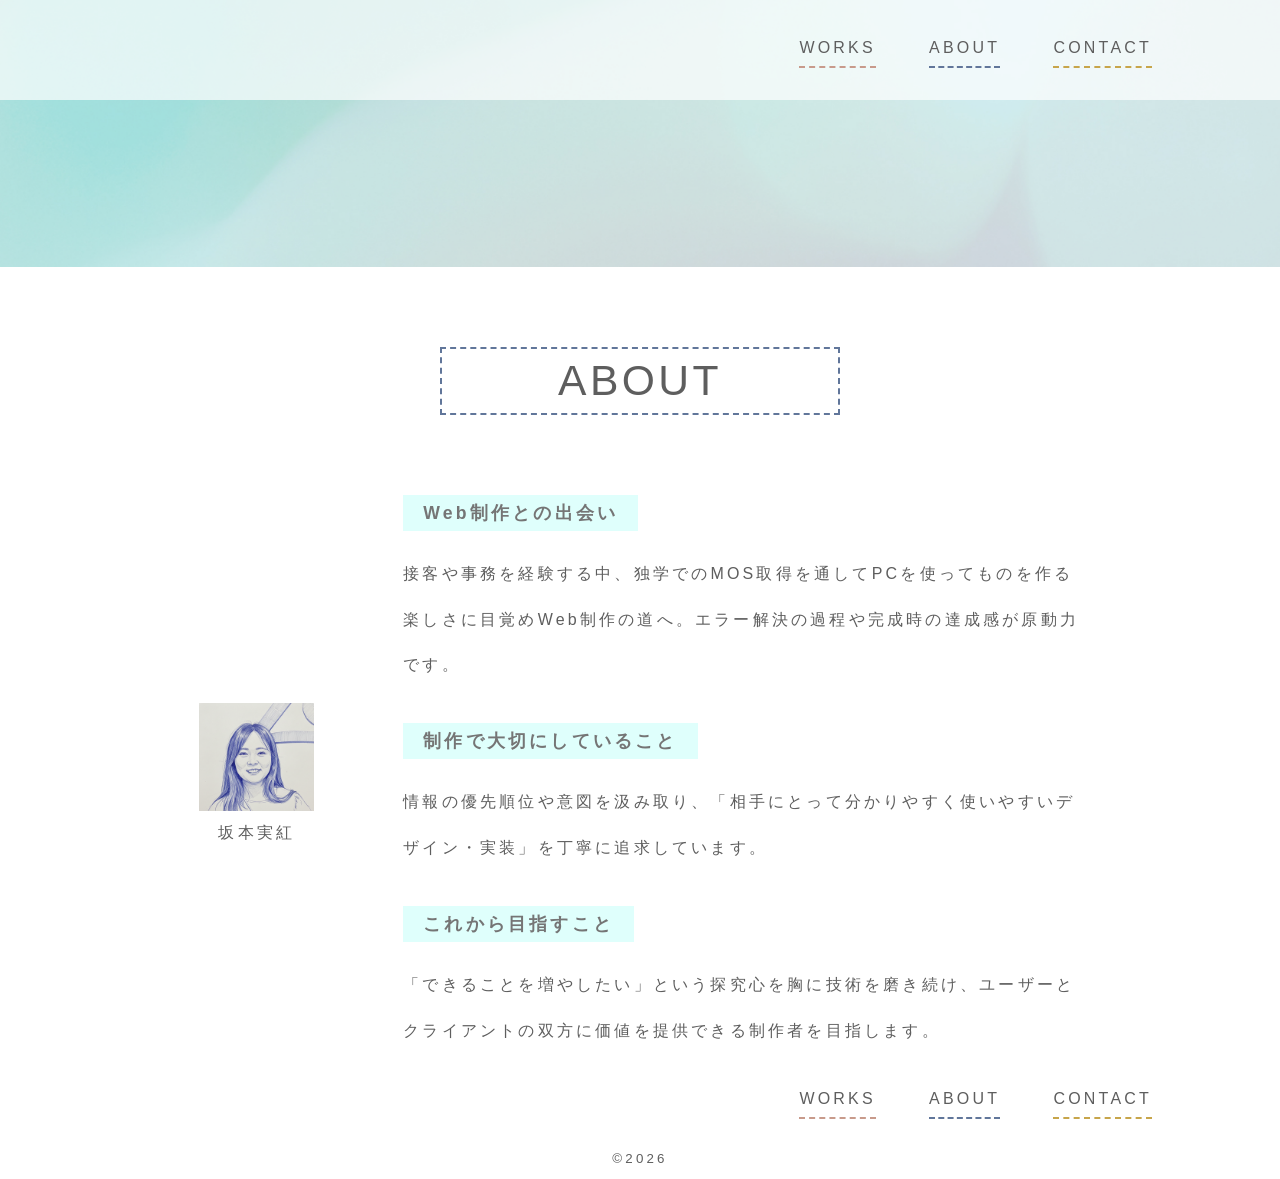
<file: about/about-detail.html>
<!DOCTYPE html>
<html lang="ja">
<head>
    <!-- 1. 文字コード指定（一番上に書くのが鉄則） -->  
    <meta charset="UTF-8">
    <!-- 2. レスポンシブ（スマホ表示）の設定（必須！） -->
    <meta name="viewport" content="width=device-width, initial-scale=1.0">
    <!-- 3. ページタイトルと説明文（SEO対策） -->
    <title>PORTFOLIO</title>
    <meta name="description" content="ポートフォリオサイトです。">
    <!-- 4. ファビコン（アイコン）設定 -->
    <link rel="icon" href="../images/favicon.ico">
    
    <!-- Googlefont読み込み -->
    <link rel="preconnect" href="https://fonts.googleapis.com">
    <link rel="preconnect" href="https://fonts.gstatic.com" crossorigin>
    <link href="https://fonts.googleapis.com/css2?family=Noto+Sans+JP:wght@100..900&display=swap" rel="stylesheet">
    <!-- Googlefont読み込み終わり -->

    <!-- リセットcss -->
    <!-- <link rel="stylesheet" href="https://cdnjs.cloudflare.com/ajax/libs/normalize/8.0.1/normalize.min.css"> -->
    <link rel="stylesheet" href="../css/style.css">
</head>

<body>
    <header class="header">
        <div class="frame-inner">
            <nav class="global-nav">
                <ul class="global-nav__list">
                    <li class="global-nav__item"><a href="../index.html#works" class="global-nav__link global-nav__link--red">WORKS</a></li>
                    <li class="global-nav__item"><a href="../index.html#about" class="global-nav__link global-nav__link--blue">ABOUT</a></li>
                    <li class="global-nav__item"><a href="../index.html#contact " class="global-nav__link global-nav__link--yellow">CONTACT</a></li>
                </ul>
            </nav>
        </div>
    </header>

    <main class="about-detail">
    <img class="section__divider" src="../images//Slice 1.jpg" alt="">
        <section class="section about-section" id="about">
            <h2 class="section__title section__title--blue">ABOUT</h2>
            <div class="about-wrapper">
                <div class="about-section__img-box">
                    <img class="about-section__image"   src="../images/Profile.png" alt="">
                    <p class="jp-name">坂本実紅</p>
                </div>
                <div class="about-section__box">
                    <div class="about-section__box">
                    <div class="about-section__inner">
                        <h3 class="about-wrapper__title section__subtitle">Web制作との出会い</h3>
                        <p class="about-wrapper__text">
                            接客や事務を経験する中、独学でのMOS取得を通してPCを使ってものを作る楽しさに目覚めWeb制作の道へ。エラー解決の過程や完成時の達成感が原動力です。
                            <!-- 異業種で接客・事務・清掃などの仕事を経験する中で、「正確な実務遂行」と「状況に応じた柔軟な対応」を大切にしてきました。<br>
                            当初はPC操作にも不慣れでしたが、独学でMOS Excelを取得する中で、パソコンを使ってものづくりをする楽しさに触れ、Web制作に興味を持ちました。<br>
                            Web制作を始めた当初は、少しずつサイトが形になっていく過程が楽しく、コツコツと作り込むことにやりがいを感じました。<br>
                            エラーを一つずつ解決しながら思い描いた形へ近づけていく過程にも面白さを感じ、完成したときの達成感が、Web制作を好きになった理由の一つです。 -->
                        </p>
                    </div>
                    <div class="about-section__inner">
                        <h3 class="about-wrapper__title section__subtitle">制作で大切にしていること</h3>
                        <p class="about-wrapper__text">
                            情報の優先順位や意図を汲み取り、「相手にとって分かりやすく使いやすいデザイン・実装」を丁寧に追求しています。
                            <!-- 制作を続ける中で、「相手にとって分かりやすく、使いやすいものを作ること」を大切にするようになりました。<br>
                            デザインの意図を理解し、情報の優先順位や使いやすさを意識しながら、一つひとつ丁寧に制作することを心掛けています。 -->
                        </p>
                    </div>
                    <div class="about-section__inner">
                        <h3 class="about-wrapper__title section__subtitle">これから目指すこと</h3>
                        <p class="about-wrapper__text">
                            「できることを増やしたい」という探究心を胸に技術を磨き続け、ユーザーとクライアントの双方に価値を提供できる制作者を目指します。
                            <!-- 「もっとできることを増やしたい」という思いを原動力に、新しい技術やより良い制作方法を学び続けています。<br>
                            今後も、一つひとつの制作に丁寧に向き合い、技術だけでなく、お客様やユーザーにとって価値のあるWebサイトを提供できる制作者を目指しています。 -->
                        </p>
                    </div>
                    
                </div>

                </div>
            </div>
        </section>
    </main>

    <footer class="footer works-footer">
            <div class="frame-inner">
                <nav class="global-nav">
                    <ul class="global-nav__list">
                    <li class="global-nav__item"><a href="../index.html#works" class="global-nav__link global-nav__link--red">WORKS</a></li>
                    <li class="global-nav__item"><a href="../index.html#about" class="global-nav__link global-nav__link--blue">ABOUT</a></li>
                    <li class="global-nav__item"><a href="../index.html#contact" class="global-nav__link global-nav__link--yellow">CONTACT</a></li>
                </ul>
                </nav>
            </div>
            <small>&copy;2026</small>
    </footer>
</body>
</html>
</file>
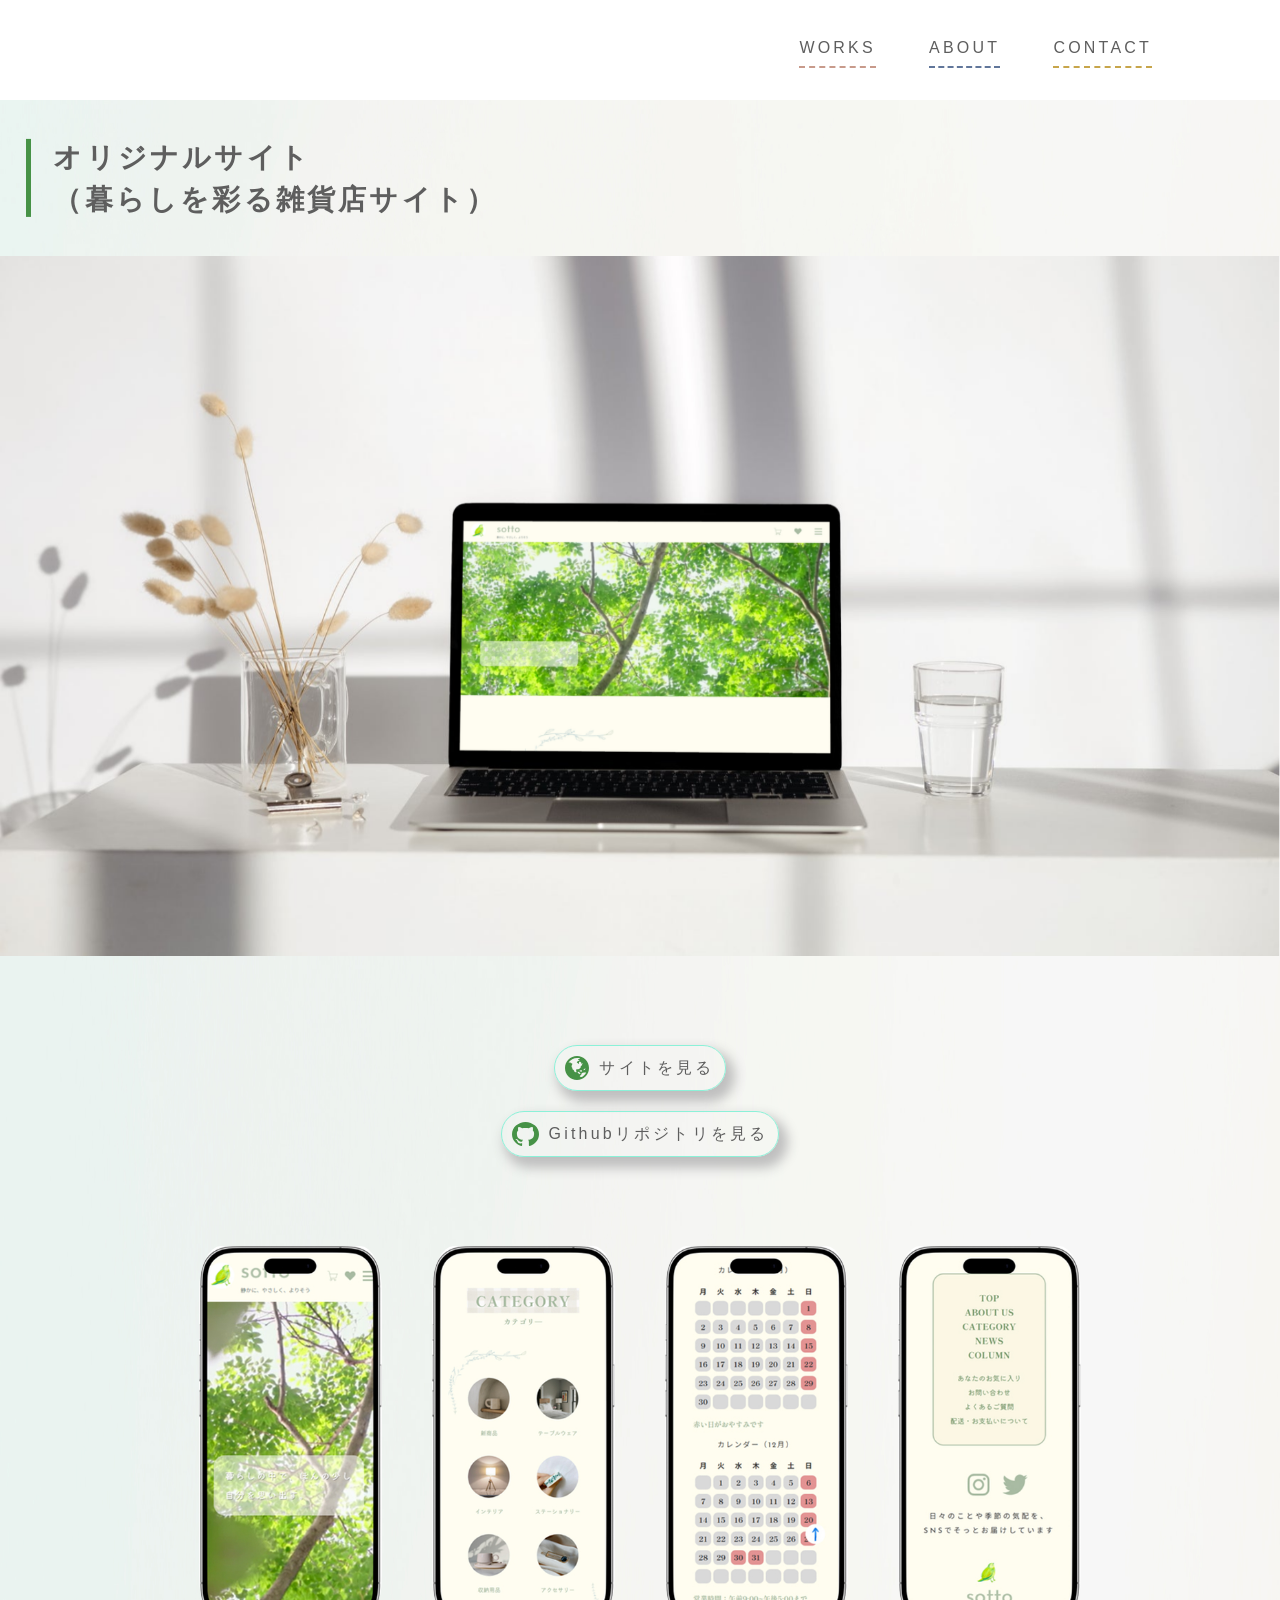
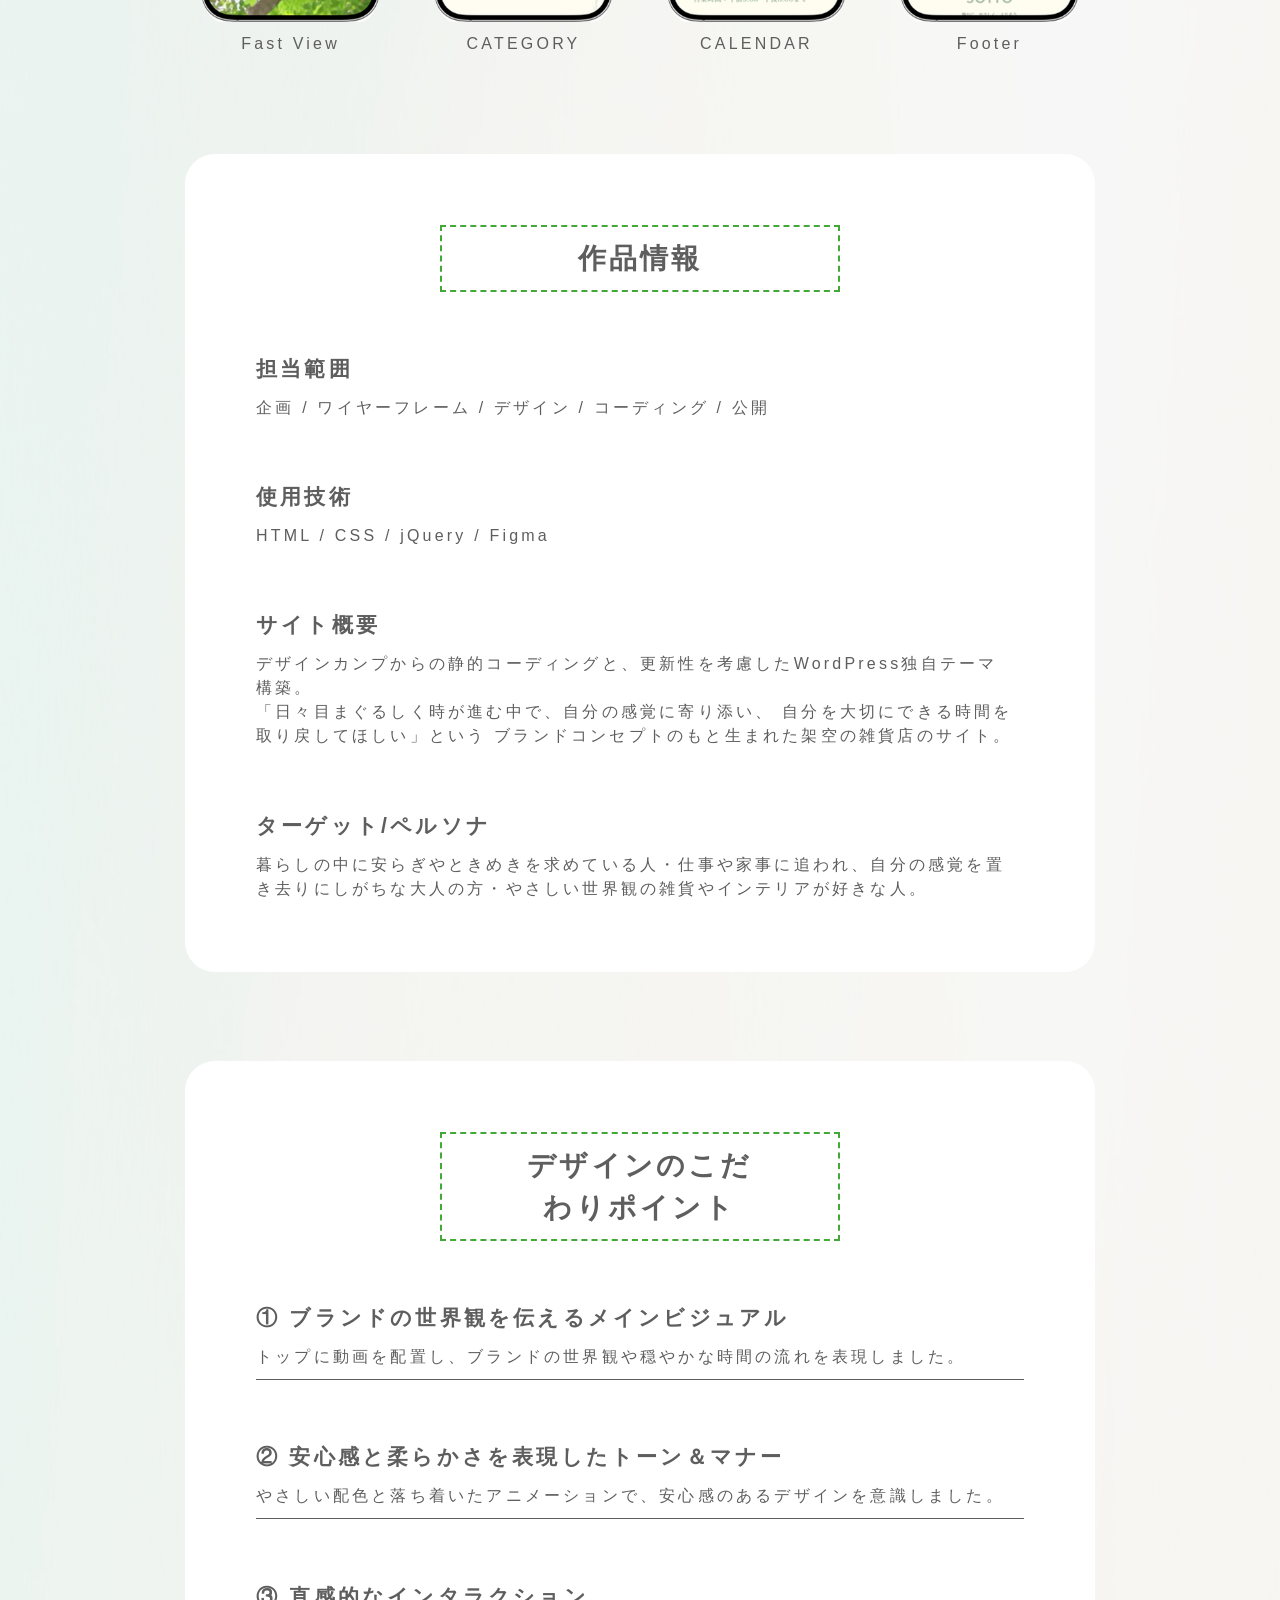
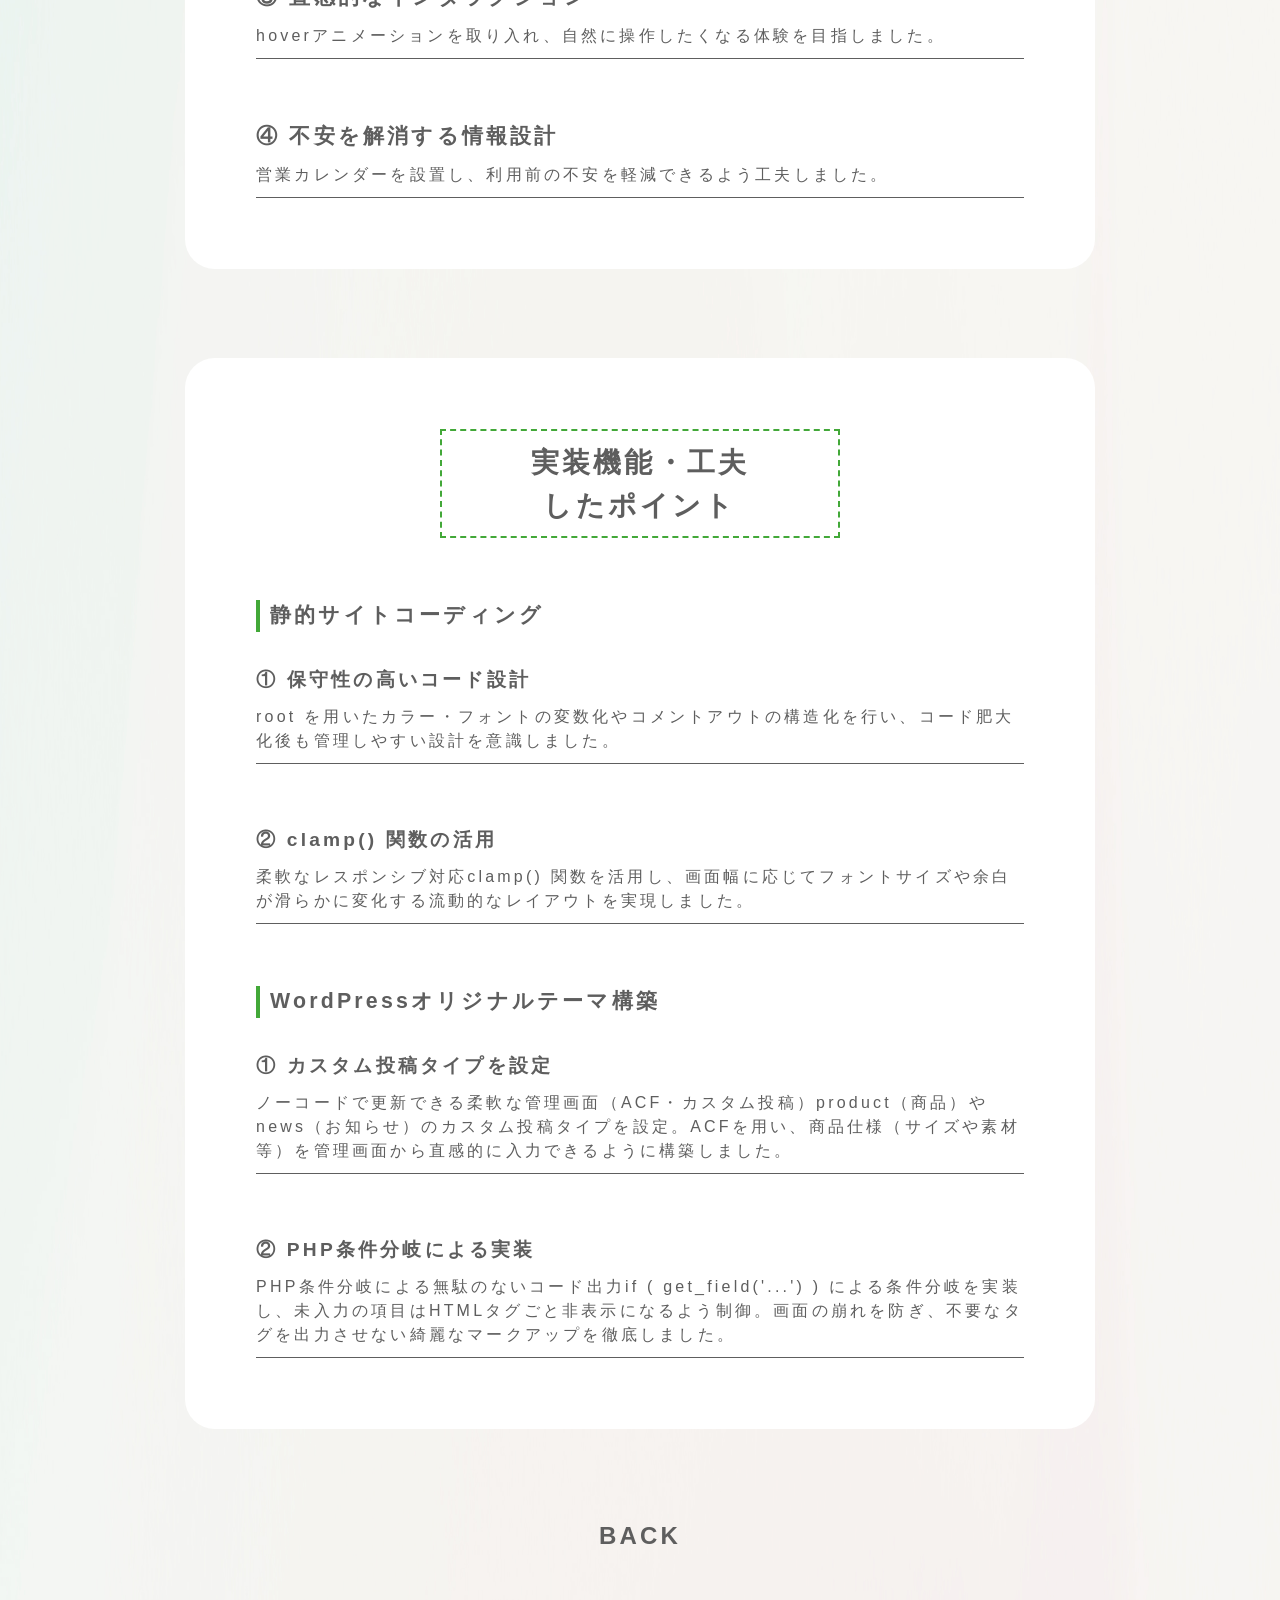
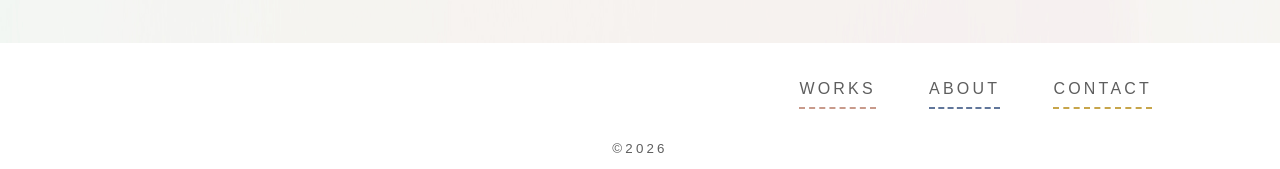
<file: works/work-detail-01.html>
<!DOCTYPE html>
<html lang="ja">
<head>
    <!-- 1. 文字コード指定（一番上に書くのが鉄則） -->  
    <meta charset="UTF-8">
    <!-- 2. レスポンシブ（スマホ表示）の設定（必須！） -->
    <meta name="viewport" content="width=device-width, initial-scale=1.0">
    <!-- 3. ページタイトルと説明文（SEO対策） -->
    <title>PORTFOLIO</title>
    <meta name="description" content="ポートフォリオサイトです。">
    <!-- 4. ファビコン（アイコン）設定 -->
    <link rel="icon" href="../images/favicon.ico">
    
    <!-- Googlefont読み込み -->
    <link rel="preconnect" href="https://fonts.googleapis.com">
    <link rel="preconnect" href="https://fonts.gstatic.com" crossorigin>
    <link href="https://fonts.googleapis.com/css2?family=Noto+Sans+JP:wght@100..900&display=swap" rel="stylesheet">
    <!-- Googlefont読み込み終わり -->

    <!-- リセットcss -->
    <!-- <link rel="stylesheet" href="https://cdnjs.cloudflare.com/ajax/libs/normalize/8.0.1/normalize.min.css"> -->
    <link rel="stylesheet" href="../css/style.css">
</head>

<body>
    
    <header class="header">
        <div class="frame-inner">
            <nav class="global-nav">
                <ul class="global-nav__list">
                    <li class="global-nav__item"><a href="../index.html#works" class="global-nav__link global-nav__link--red">WORKS</a></li>
                    <li class="global-nav__item"><a href="../index.html#about" class="global-nav__link global-nav__link--blue">ABOUT</a></li>
                    <li class="global-nav__item"><a href="../index.html#contact" class="global-nav__link global-nav__link--yellow">CONTACT</a></li>
                </ul>
            </nav>
        </div>
    </header>

    <main>
        <div class="works-hero" >
            <h1 class="works-hero__title">オリジナルサイト<br>（暮らしを彩る雑貨店サイト）</h1>
            <div class="work-hero__imagebox">
                <img class="works-hero__image" src="../images/detailー01.png"  alt="">
            </div>
        </div>

        <div class="works-detail-bg">
            <div class="works-links wrapper">
                <a href="https://ss1.xrea.com/sotto2026.s341.xrea.com" class="works-links__btn">
                    <img src="../images/browser-icon.svg" alt="" class="works-links__icon">
                    <span class="works-links__text">サイトを見る</span>
                </a>
                <a href="https://github.com/sparkseed-web/original-lifestyle_shop-wp.git" class="works-links__btn">
                    <img src="../images/githuv-icon.svg" alt="" class="works-links__icon">
                    <span class="works-links__text">Githubリポジトリを見る</span>
                </a>
            </div>

            <div class="sp-views section ">
                <div class="sp-views__item">
                    <img src="../images/sp-views01.jpg" alt="" class="sp-views__img">
                    <span class="sp-views__text">Fast View</span>
                </div>
                <div class="sp-views__item">
                    <img src="../images/sp-views02.jpg" alt="" class="sp-views__img">
                    <span class="sp-views__text">CATEGORY</span>
                </div>
                <div class="sp-views__item">
                    <img src="../images/sp-views03.jpg" alt="" class="sp-views__img">
                    <span class="sp-views__text">CALENDAR</span>
                </div>
                <div class="sp-views__item">
                    <img src="../images/sp-views04.jpg" alt="" class="sp-views__img">
                    <span class="sp-views__text">Footer</span>
                </div>
            </div>

                <div class="works-info works-section">
                    <div class="works-detail__wrapper">
                        <h2 class="works__title ">作品情報</h2>

                        <div class="works-wrapper__box">
                            <div class="works-wrapper__inner">
                                <h3 class="works-wrapper__sub-title">担当範囲</h3>
                                <p class="works-wrapper__text">企画 / ワイヤーフレーム / デザイン / コーディング /  公開 </p>
                            </div>
                        </div>
                        <div class="works-wrapper__box">
                            <div class="works-wrapper__inner">
                                <h3 class="works-wrapper__sub-title">使用技術</h3>
                                <p class="works-wrapper__text">HTML / CSS / jQuery / Figma </p>
                            </div>
                        </div>
                        <div class="works-wrapper__box">
                            <div class="works-wrapper__inner">
                                <h3 class="works-wrapper__sub-title">サイト概要</h3>
                                <p class="works-wrapper__text">デザインカンプからの静的コーディングと、更新性を考慮したWordPress独自テーマ構築。<br>
                                                                「日々目まぐるしく時が進む中で、自分の感覚に寄り添い、
                                                                    自分を大切にできる時間を取り戻してほしい」という
                                                                    ブランドコンセプトのもと生まれた架空の雑貨店のサイト。</p>
                            </div>
                        </div>
                        <div class="works-wrapper__box">
                            <div class="works-wrapper__inner">
                                <h3 class="works-wrapper__sub-title">ターゲット/ペルソナ</h3>
                                <p class="works-wrapper__text">暮らしの中に安らぎやときめきを求めている人・仕事や家事に追われ、自分の感覚を置き去りにしがちな大人の方・やさしい世界観の雑貨やインテリアが好きな人。</p>
                            </div>
                        </div>
                    </div>
                </div>

                <div class="works-points works-section">
                    <div class="works-detail__wrapper">
                        <h2 class="works__title">デザインのこだわりポイント</h2>
                        <ul class="works-points__lists">
                            <li class="works-points__item">
                                <h3 class="works-wrapper__sub-title">① ブランドの世界観を伝えるメインビジュアル</h3>
                                <p class="works-points__text">トップに動画を配置し、ブランドの世界観や穏やかな時間の流れを表現しました。</p>
                            </li>
                            <li class="works-points__item">
                                <h3 class="works-wrapper__sub-title">② 安心感と柔らかさを表現したトーン＆マナー</h3>
                                <p class="works-points__text">やさしい配色と落ち着いたアニメーションで、安心感のあるデザインを意識しました。</p>
                            </li>
                            <li class="works-points__item">
                                <h3 class="works-wrapper__sub-title">③ 直感的なインタラクション</h3>
                                <p class="works-points__text">hoverアニメーションを取り入れ、自然に操作したくなる体験を目指しました。</p>
                            </li>
                            <li class="works-points__item">
                                <h3 class="works-wrapper__sub-title">④ 不安を解消する情報設計</h3>
                                <p class="works-points__text">営業カレンダーを設置し、利用前の不安を軽減できるよう工夫しました。</p>
                            </li>
                        </ul>
                    </div>
                </div>

                <div class="works-about works-section">
                    <div class="works-detail__wrapper">
                        <h2 class="works__title">実装機能・工夫したポイント</h2>
                        <div class="works-wrapper__box">
                            <div class="works-wrapper__inner">
                                <h3 class="works-wrapper__sub-title works-wrapper__sub-title--accent">静的サイトコーディング</h3>
                                <ul class="works-points__lists">
                                    <li class="works-points__item">
                                        <h4 class="works-wrapper__item-title">① 保守性の高いコード設計</h4>
                                        <p class="works-points__text">root を用いたカラー・フォントの変数化やコメントアウトの構造化を行い、コード肥大化後も管理しやすい設計を意識しました。</p>
                                    </li>
                                    <li class="works-points__item">
                                        <h4 class="works-wrapper__item-title">② clamp() 関数の活用</h4>
                                        <p class="works-points__text">柔軟なレスポンシブ対応clamp() 関数を活用し、画面幅に応じてフォントサイズや余白が滑らかに変化する流動的なレイアウトを実現しました。</p>
                                    </li>
                                </ul>
                            </div>
                        </div>
                        <div class="works-wrapper__box">
                            <div class="works-wrapper__inner">
                                <h3 class="works-wrapper__sub-title works-wrapper__sub-title--accent">WordPressオリジナルテーマ構築</h3>
                                <ul class="works-points__lists">
                                    <li class="works-points__item">
                                        <h4 class="works-wrapper__item-title">① カスタム投稿タイプを設定</h4>
                                        <p class="works-points__text">ノーコードで更新できる柔軟な管理画面（ACF・カスタム投稿）product（商品）や news（お知らせ）のカスタム投稿タイプを設定。ACFを用い、商品仕様（サイズや素材等）を管理画面から直感的に入力できるように構築しました。</p>
                                    </li>
                                    <li class="works-points__item">
                                        <h4 class="works-wrapper__item-title">② PHP条件分岐による実装</h4>
                                        <p class="works-points__text">PHP条件分岐による無駄のないコード出力if ( get_field('...') ) による条件分岐を実装し、未入力の項目はHTMLタグごと非表示になるよう制御。画面の崩れを防ぎ、不要なタグを出力させない綺麗なマークアップを徹底しました。</p>
                                    </li>
                                </ul>
                        </div>
                    </div>
                </div>

            <a href="../index.html#works" class="back-link">BACK</a>
        </div>
        
    </main>

    <footer class="footer works-footer">
        <div class="frame-inner">
            <nav class="global-nav">
                <ul class="global-nav__list">
                    <li class="global-nav__item"><a href="../index.html#wouks" class="global-nav__link global-nav__link--red">WORKS</a></li>
                    <li class="global-nav__item"><a href="../index.html#about" class="global-nav__link global-nav__link--blue">ABOUT</a></li>
                    <li class="global-nav__item"><a href="../index.html#contact" class="global-nav__link global-nav__link--yellow">CONTACT</a></li>
                </ul>
            </nav>
        </div>
        <small>&copy;2026</small>
    </footer>
</body>
</html>
</file>
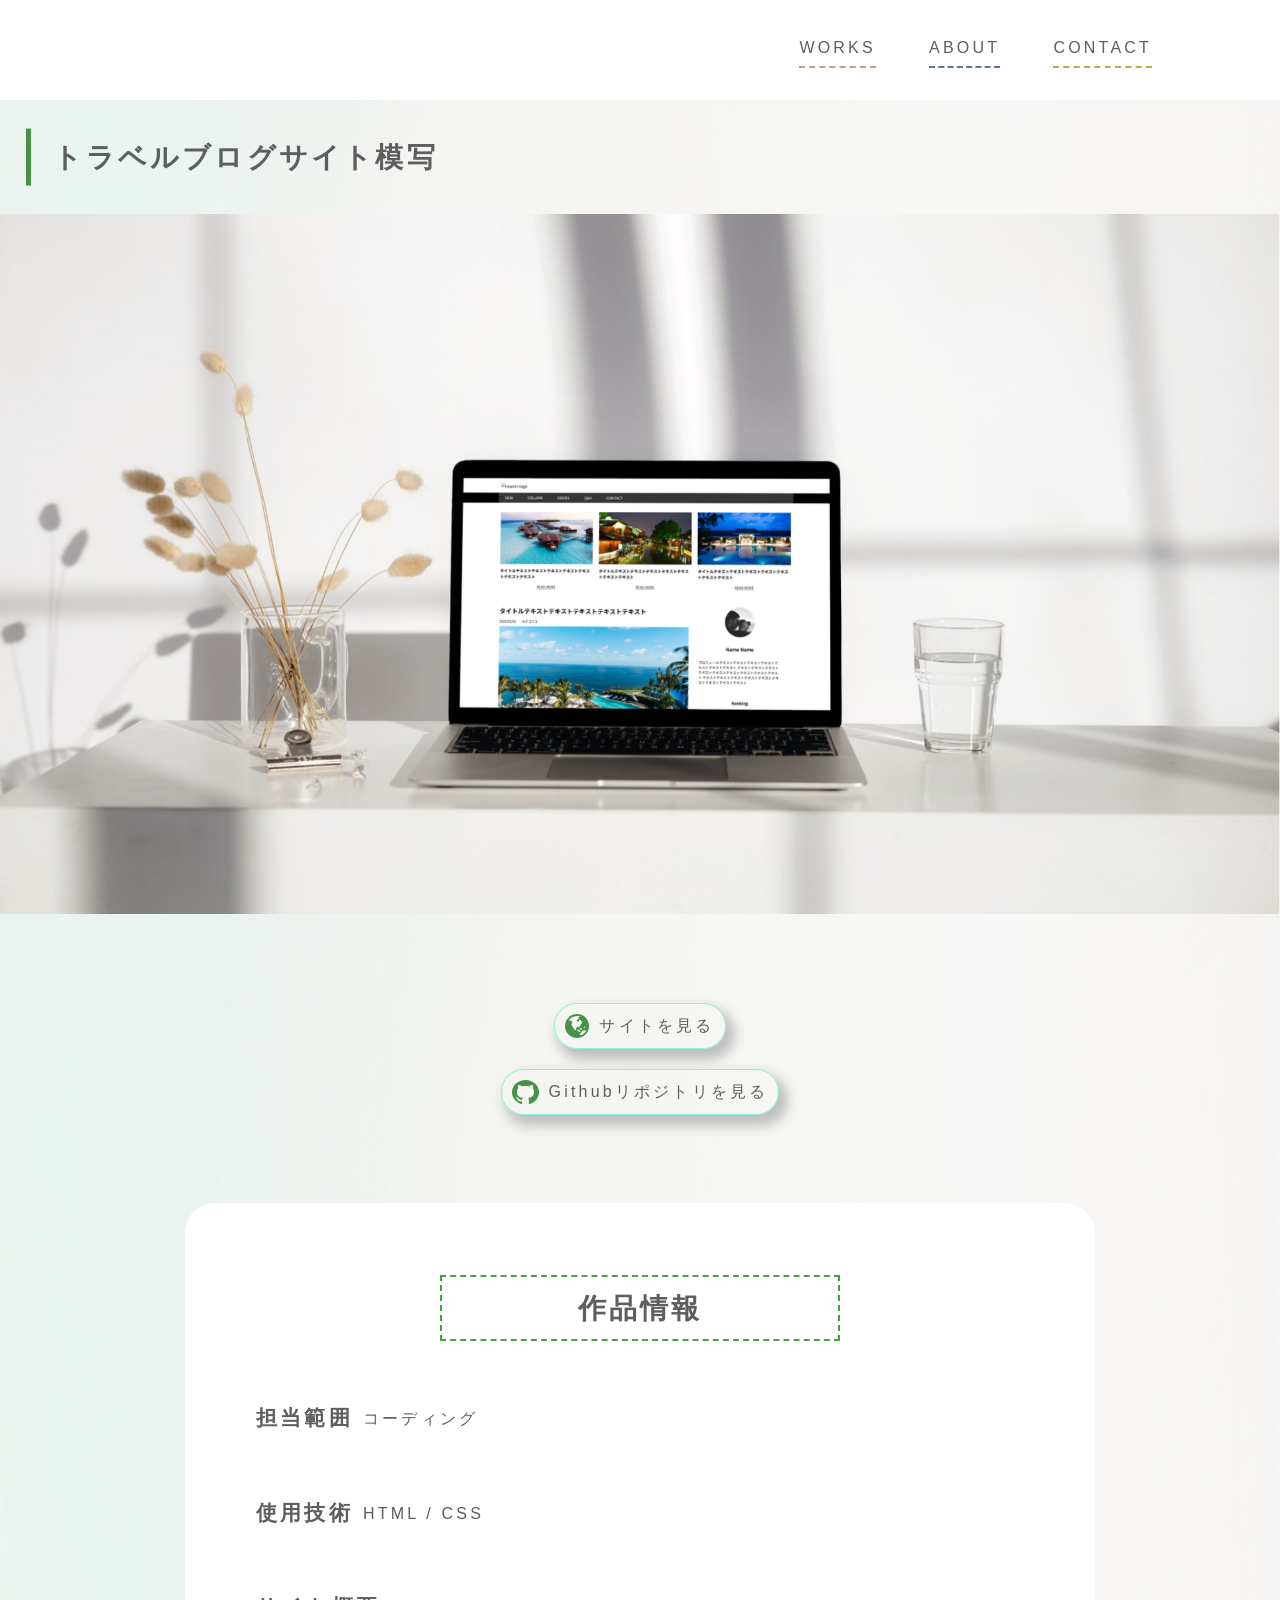
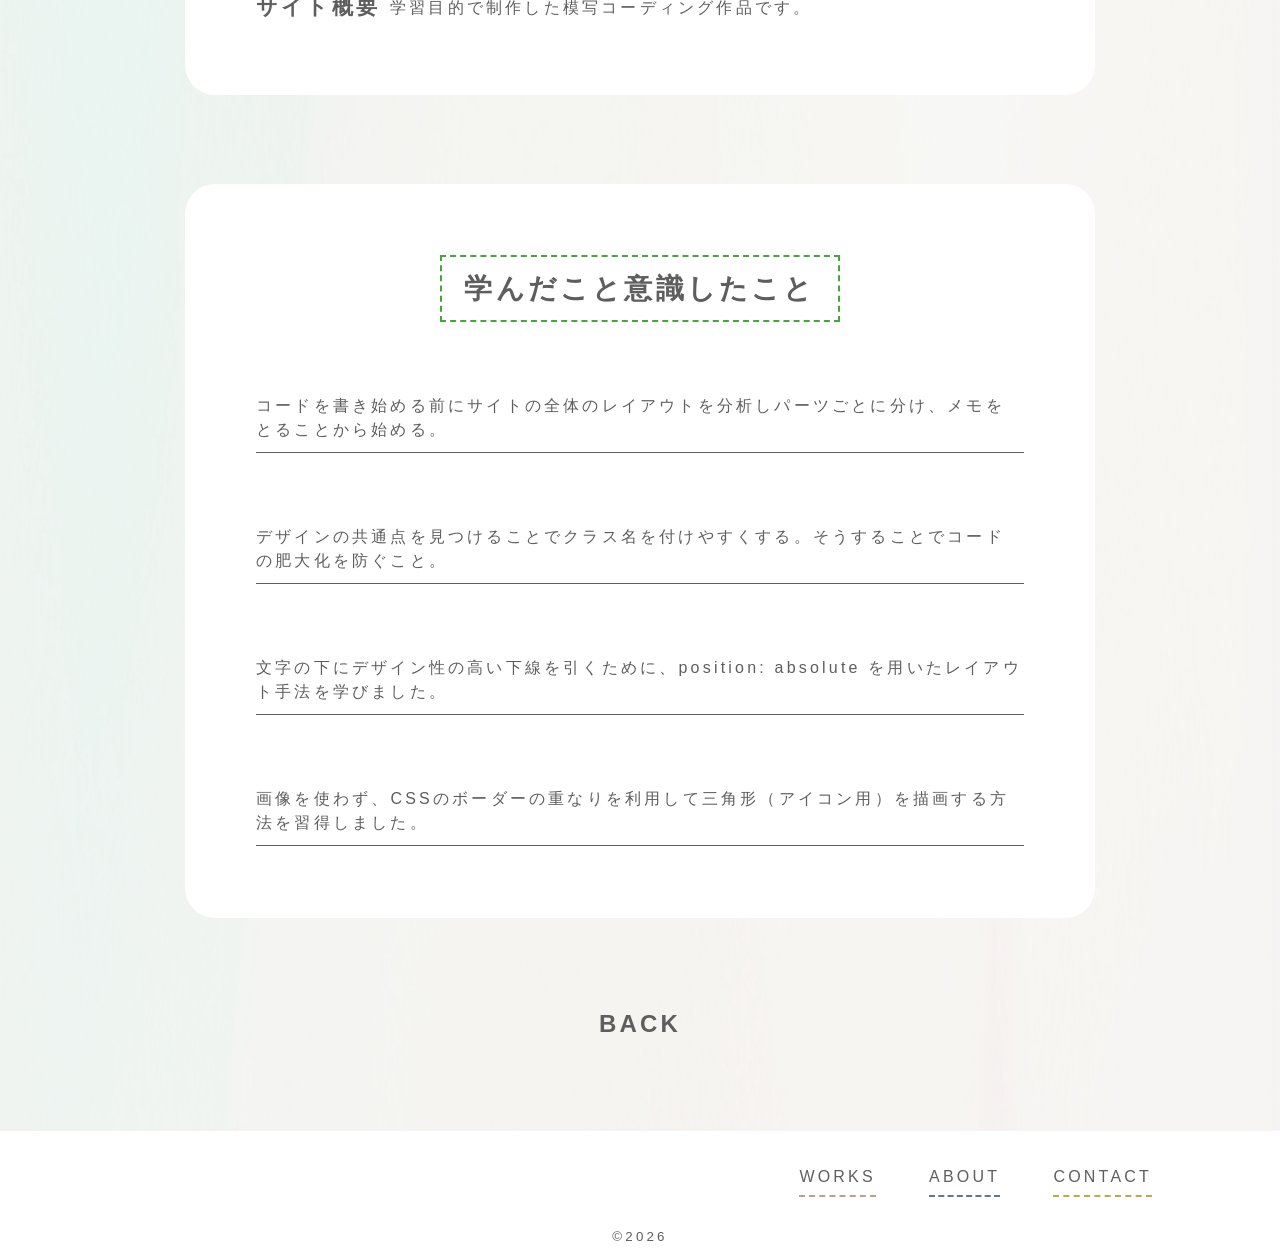
<file: works/work-detail-03.html>
<!DOCTYPE html>
<html lang="ja">
<head>
    <!-- 1. 文字コード指定（一番上に書くのが鉄則） -->  
    <meta charset="UTF-8">
    <!-- 2. レスポンシブ（スマホ表示）の設定（必須！） -->
    <meta name="viewport" content="width=device-width, initial-scale=1.0">
    <!-- 3. ページタイトルと説明文（SEO対策） -->
    <title>PORTFOLIO</title>
    <meta name="description" content="ポートフォリオサイトです。">
    <!-- 4. ファビコン（アイコン）設定 -->
    <link rel="icon" href="../images/favicon.ico">
    
    <!-- Googlefont読み込み -->
    <link rel="preconnect" href="https://fonts.googleapis.com">
    <link rel="preconnect" href="https://fonts.gstatic.com" crossorigin>
    <link href="https://fonts.googleapis.com/css2?family=Noto+Sans+JP:wght@100..900&display=swap" rel="stylesheet">
    <!-- Googlefont読み込み終わり -->

    <!-- リセットcss -->
    <!-- <link rel="stylesheet" href="https://cdnjs.cloudflare.com/ajax/libs/normalize/8.0.1/normalize.min.css"> -->
    <link rel="stylesheet" href="../css/style.css">
</head>

<body>
    
    <header class="header">
        <div class="frame-inner">
            <nav class="global-nav">
                <ul class="global-nav__list">
                    <li class="global-nav__item"><a href="../index.html#works" class="global-nav__link global-nav__link--red">WORKS</a></li>
                    <li class="global-nav__item"><a href="../index.html#about" class="global-nav__link global-nav__link--blue">ABOUT</a></li>
                    <li class="global-nav__item"><a href="../index.html#contact" class="global-nav__link global-nav__link--yellow">CONTACT</a></li>
                </ul>
            </nav>
        </div>
    </header>

    <main>
        <div class="works-hero" >
            <h1 class="works-hero__title">トラベルブログサイト模写</h1>
            <img class="works-hero__image" src="../images/detailー02.png"  alt="">
        </div>

        <div class="works-detail-bg">
            <div class="works-links wrapper">
                <a href="https://sparkseed-web.github.io/mock-Travel-Blog/" class="works-links__btn">
                    <img src="../images/browser-icon.svg" alt="" class="works-links__icon">
                    <span class="works-links__text">サイトを見る</span>
                </a>
                <a href="https://github.com/sparkseed-web/mock-Travel-Blog.git" class="works-links__btn">
                    <img src="../images/githuv-icon.svg" alt="" class="works-links__icon">
                    <span class="works-links__text">Githubリポジトリを見る</span>
                </a>
            </div>

            <!-- <div class="sp-views section ">
                <div class="sp-views__item">
                    <img src="../images/sp-views01.jpg" alt="" class="sp-views__img">
                    <span class="sp-views__text">Fast View</span>
                </div>
                <div class="sp-views__item">
                    <img src="../images/sp-views02.jpg" alt="" class="sp-views__img">
                    <span class="sp-views__text">CATEGORY</span>
                </div>
                <div class="sp-views__item">
                    <img src="../images/sp-views03.jpg" alt="" class="sp-views__img">
                    <span class="sp-views__text">CALENDAR</span>
                </div>
                <div class="sp-views__item">
                    <img src="../images/sp-views04.jpg" alt="" class="sp-views__img">
                    <span class="sp-views__text">Footer</span>
                </div>
            </div> -->

                <div class="works-info works-section">
                    <div class="works-detail__wrapper">
                        <h2 class="works__title">   作品情報</h2>

                        <div class="works-wrapper__box">
                            <div class="works-wrapper__inner mockup__inner">
                                <h3 class="works-wrapper__sub-title">担当範囲</h3>
                                <p class="works-wrapper__text">コーディング</p>
                            </div>
                        </div>
                        <div class="works-wrapper__box">
                            <div class="works-wrapper__inner mockup__inner">
                                <h3 class="works-wrapper__sub-title">使用技術</h3>
                                <p class="works-wrapper__text">HTML / CSS  </p>
                            </div>
                        </div>
                        <div class="works-wrapper__box">
                            <div class="works-wrapper__inner mockup__inner">
                                <h3 class="works-wrapper__sub-title">サイト概要</h3>
                                <p class="works-wrapper__text">学習目的で制作した模写コーディング作品です。</p>
                            </div>
                        </div>
                                
                    </div>
                </div>

                <div class="works-points works-section">
                    <div class="works-detail__wrapper">
                        <h2 class="works__title">学んだこと意識したこと</h2>
                        <ul class="works-points__lists">
                            <li class="works-points__item">
                                <h3 class="works-wrapper__sub-title"></h3>
                                <p class="works-points__text">コードを書き始める前にサイトの全体のレイアウトを分析しパーツごとに分け、メモをとることから始める。</p>
                            </li>
                            <li class="works-points__item">
                                <h3 class="works-wrapper__sub-title"></h3>
                                <p class="works-points__text">デザインの共通点を見つけることでクラス名を付けやすくする。そうすることでコードの肥大化を防ぐこと。</p>
                            </li>
                            <li class="works-points__item">
                                <h3 class="works-wrapper__sub-title"></h3>
                                <p class="works-points__text">文字の下にデザイン性の高い下線を引くために、position: absolute を用いたレイアウト手法を学びました。</p>
                            </li>
                            <li class="works-points__item">
                                <h3 class="works-wrapper__sub-title"></h3>
                                <p class="works-points__text">画像を使わず、CSSのボーダーの重なりを利用して三角形（アイコン用）を描画する方法を習得しました。</p>
                            </li>
                        </ul>
                    </div>
                </div>
            <a href="../index.html#works" class="back-link">BACK</a>
        </div>
        
    </main>

    <footer class="footer works-footer">
        <div class="frame-inner">
            <nav class="global-nav">
                <ul class="global-nav__list">
                    <li class="global-nav__item"><a href="../index.html#wouks" class="global-nav__link global-nav__link--red">WORKS</a></li>
                    <li class="global-nav__item"><a href="../index.html#about" class="global-nav__link global-nav__link--blue">ABOUT</a></li>
                    <li class="global-nav__item"><a href="../index.html#contact" class="global-nav__link global-nav__link--yellow">CONTACT</a></li>
                </ul>
            </nav>
        </div>
        <small>&copy;2026</small>
    </footer>
</body>
</html>
</file>
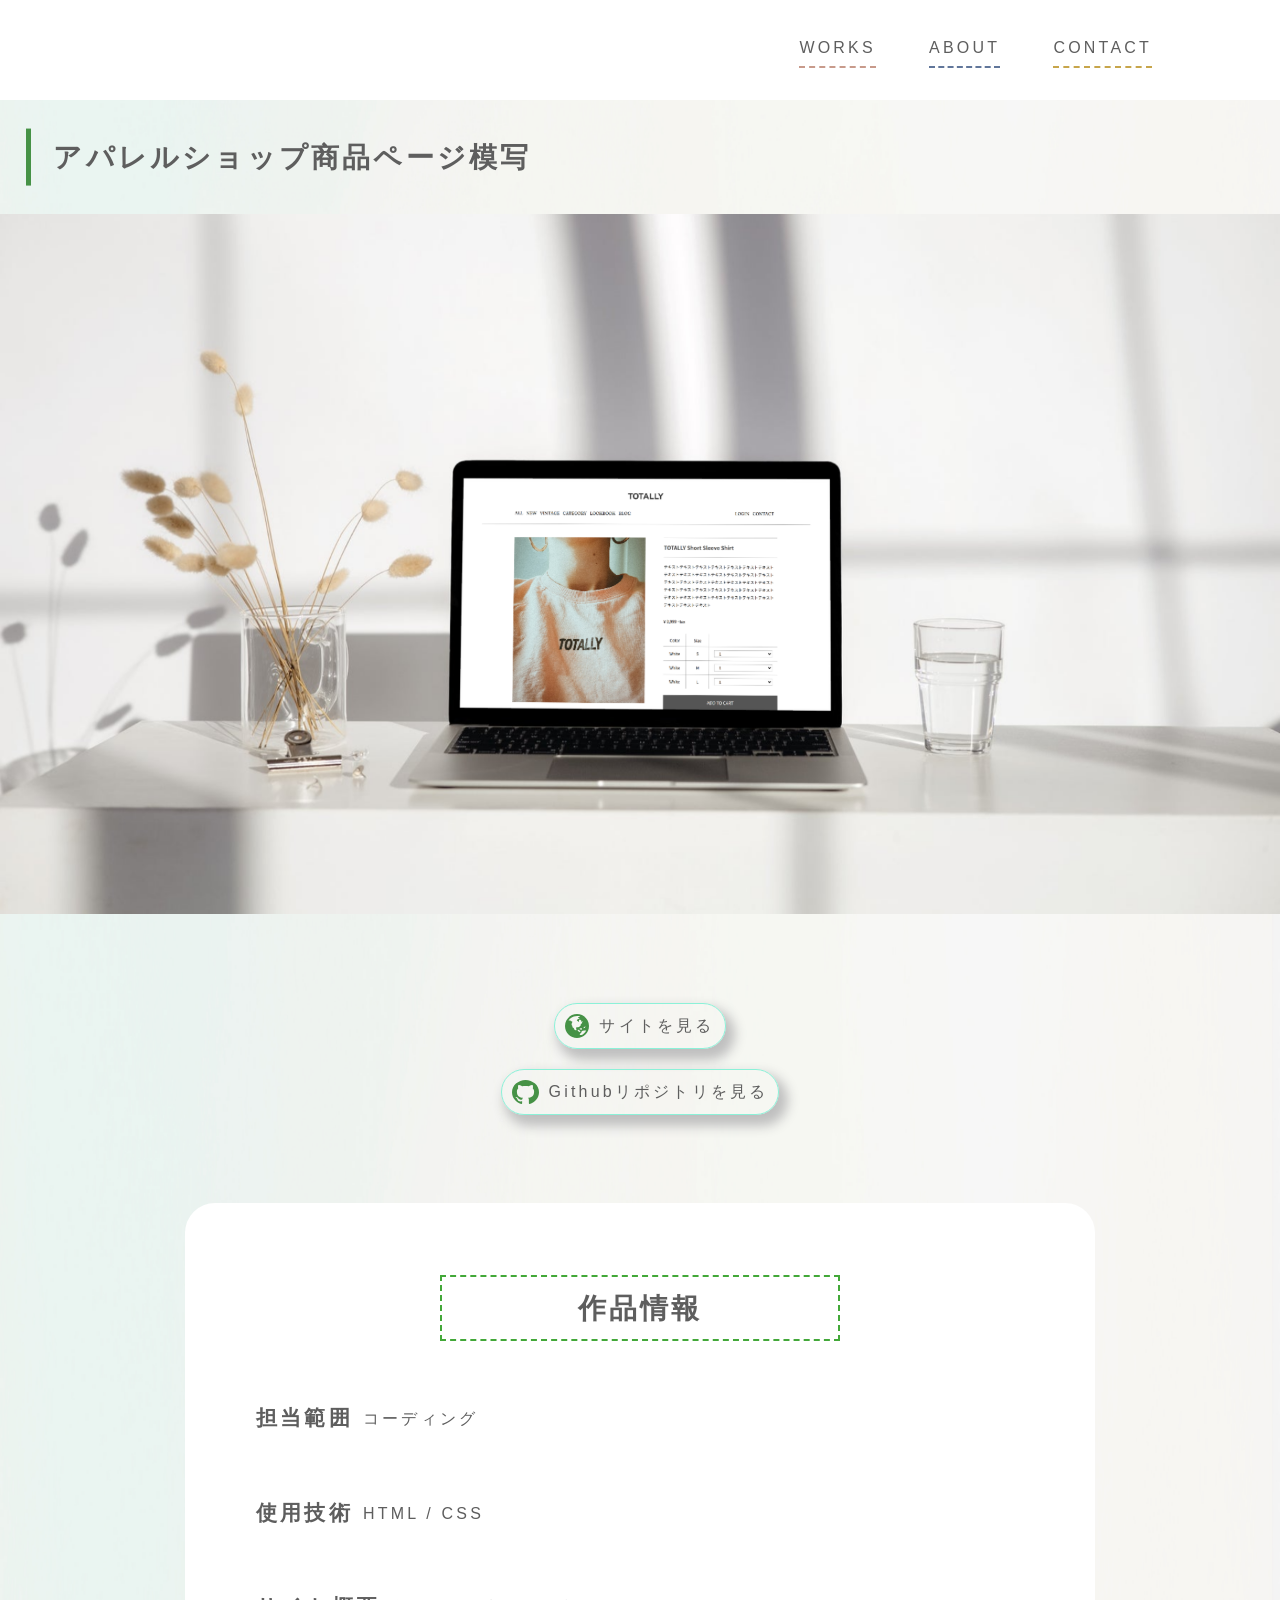
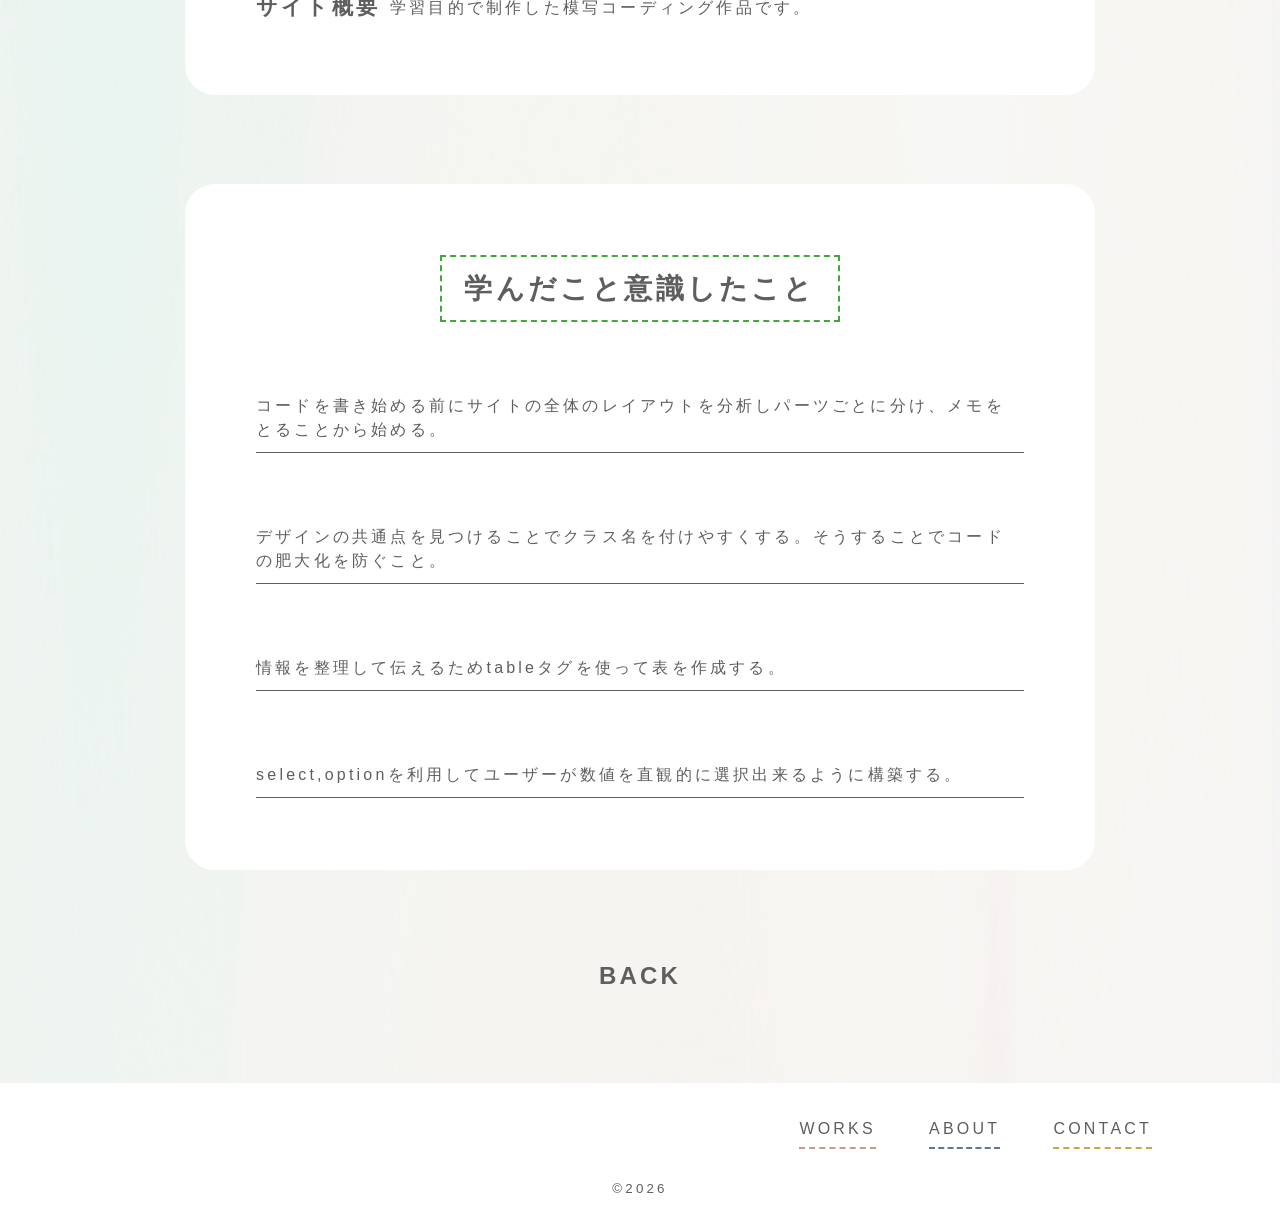
<file: works/work-detail-04.html>
<!DOCTYPE html>
<html lang="ja">
<head>
    <!-- 1. 文字コード指定（一番上に書くのが鉄則） -->  
    <meta charset="UTF-8">
    <!-- 2. レスポンシブ（スマホ表示）の設定（必須！） -->
    <meta name="viewport" content="width=device-width, initial-scale=1.0">
    <!-- 3. ページタイトルと説明文（SEO対策） -->
    <title>PORTFOLIO</title>
    <meta name="description" content="ポートフォリオサイトです。">
    <!-- 4. ファビコン（アイコン）設定 -->
    <link rel="icon" href="../images/favicon.ico">
    
    <!-- Googlefont読み込み -->
    <link rel="preconnect" href="https://fonts.googleapis.com">
    <link rel="preconnect" href="https://fonts.gstatic.com" crossorigin>
    <link href="https://fonts.googleapis.com/css2?family=Noto+Sans+JP:wght@100..900&display=swap" rel="stylesheet">
    <!-- Googlefont読み込み終わり -->

    <!-- リセットcss -->
    <!-- <link rel="stylesheet" href="https://cdnjs.cloudflare.com/ajax/libs/normalize/8.0.1/normalize.min.css"> -->
    <link rel="stylesheet" href="../css/style.css">
</head>

<body>
    
    <header class="header">
        <div class="frame-inner">
            <nav class="global-nav">
                <ul class="global-nav__list">
                    <li class="global-nav__item"><a href="../index.html#works" class="global-nav__link global-nav__link--red">WORKS</a></li>
                    <li class="global-nav__item"><a href="../index.html#about" class="global-nav__link global-nav__link--blue">ABOUT</a></li>
                    <li class="global-nav__item"><a href="../index.html#contact" class="global-nav__link global-nav__link--yellow">CONTACT</a></li>
                </ul>
            </nav>
        </div>
    </header>

    <main>
        <div class="works-hero" >
            <h1 class="works-hero__title">アパレルショップ商品ページ模写</h1>
            <img class="works-hero__image" src="../images/detailー04.png"  alt="">
        </div>

        <div class="works-detail-bg">
            <div class="works-links wrapper">
                <a href="https://sparkseed-web.github.io/mock-TOTALLY/" class="works-links__btn">
                    <img src="../images/browser-icon.svg" alt="" class="works-links__icon">
                    <span class="works-links__text">サイトを見る</span>
                </a>
                <a href="https://github.com/sparkseed-web/mock-TOTALLY.git" class="works-links__btn">
                    <img src="../images/githuv-icon.svg" alt="" class="works-links__icon">
                    <span class="works-links__text">Githubリポジトリを見る</span>
                </a>
            </div>

            <!-- <div class="sp-views section ">
                <div class="sp-views__item">
                    <img src="../images/sp-views01.jpg" alt="" class="sp-views__img">
                    <span class="sp-views__text">Fast View</span>
                </div>
                <div class="sp-views__item">
                    <img src="../images/sp-views02.jpg" alt="" class="sp-views__img">
                    <span class="sp-views__text">CATEGORY</span>
                </div>
                <div class="sp-views__item">
                    <img src="../images/sp-views03.jpg" alt="" class="sp-views__img">
                    <span class="sp-views__text">CALENDAR</span>
                </div>
                <div class="sp-views__item">
                    <img src="../images/sp-views04.jpg" alt="" class="sp-views__img">
                    <span class="sp-views__text">Footer</span>
                </div>
            </div> -->

                <div class="works-info works-section">
                    <div class="works-detail__wrapper">
                        <h2 class="works__title">   作品情報</h2>

                        <div class="works-wrapper__box">
                            <div class="works-wrapper__inner mockup__inner">
                                <h3 class="works-wrapper__sub-title">担当範囲</h3>
                                <p class="works-wrapper__text">コーディング</p>
                            </div>
                        </div>
                        <div class="works-wrapper__box">
                            <div class="works-wrapper__inner mockup__inner">
                                <h3 class="works-wrapper__sub-title">使用技術</h3>
                                <p class="works-wrapper__text">HTML / CSS  </p>
                            </div>
                        </div>
                        <div class="works-wrapper__box">
                            <div class="works-wrapper__inner mockup__inner">
                                <h3 class="works-wrapper__sub-title">サイト概要</h3>
                                <p class="works-wrapper__text">学習目的で制作した模写コーディング作品です。</p>
                            </div>
                        </div>
                                
                    </div>
                </div>

                <div class="works-points works-section">
                    <div class="works-detail__wrapper">
                        <h2 class="works__title">学んだこと意識したこと</h2>
                        <ul class="works-points__lists">
                            <li class="works-points__item">
                                <h3 class="works-wrapper__sub-title"></h3>
                                <p class="works-points__text">コードを書き始める前にサイトの全体のレイアウトを分析しパーツごとに分け、メモをとることから始める。</p>
                            </li>
                            <li class="works-points__item">
                                <h3 class="works-wrapper__sub-title"></h3>
                                <p class="works-points__text">デザインの共通点を見つけることでクラス名を付けやすくする。そうすることでコードの肥大化を防ぐこと。</p>
                            </li>
                            <li class="works-points__item">
                                <h3 class="works-wrapper__sub-title"></h3>
                                <p class="works-points__text">情報を整理して伝えるためtableタグを使って表を作成する。</p>
                            </li>
                            <li class="works-points__item">
                                <h3 class="works-wrapper__sub-title"></h3>
                                <p class="works-points__text">select,optionを利用してユーザーが数値を直観的に選択出来るように構築する。</p>
                            </li>
                        </ul>
                    </div>
                </div>
            <a href="../index.html#works" class="back-link">BACK</a>
        </div>
        
    </main>

    <footer class="footer works-footer">
        <div class="frame-inner">
            <nav class="global-nav">
                <ul class="global-nav__list">
                    <li class="global-nav__item"><a href="../index.html#wouks" class="global-nav__link global-nav__link--red">WORKS</a></li>
                    <li class="global-nav__item"><a href="../index.html#about" class="global-nav__link global-nav__link--blue">ABOUT</a></li>
                    <li class="global-nav__item"><a href="../index.html#contact" class="global-nav__link global-nav__link--yellow">CONTACT</a></li>
                </ul>
            </nav>
        </div>
        <small>&copy;2026</small>
    </footer>
</body>
</html>
</file>
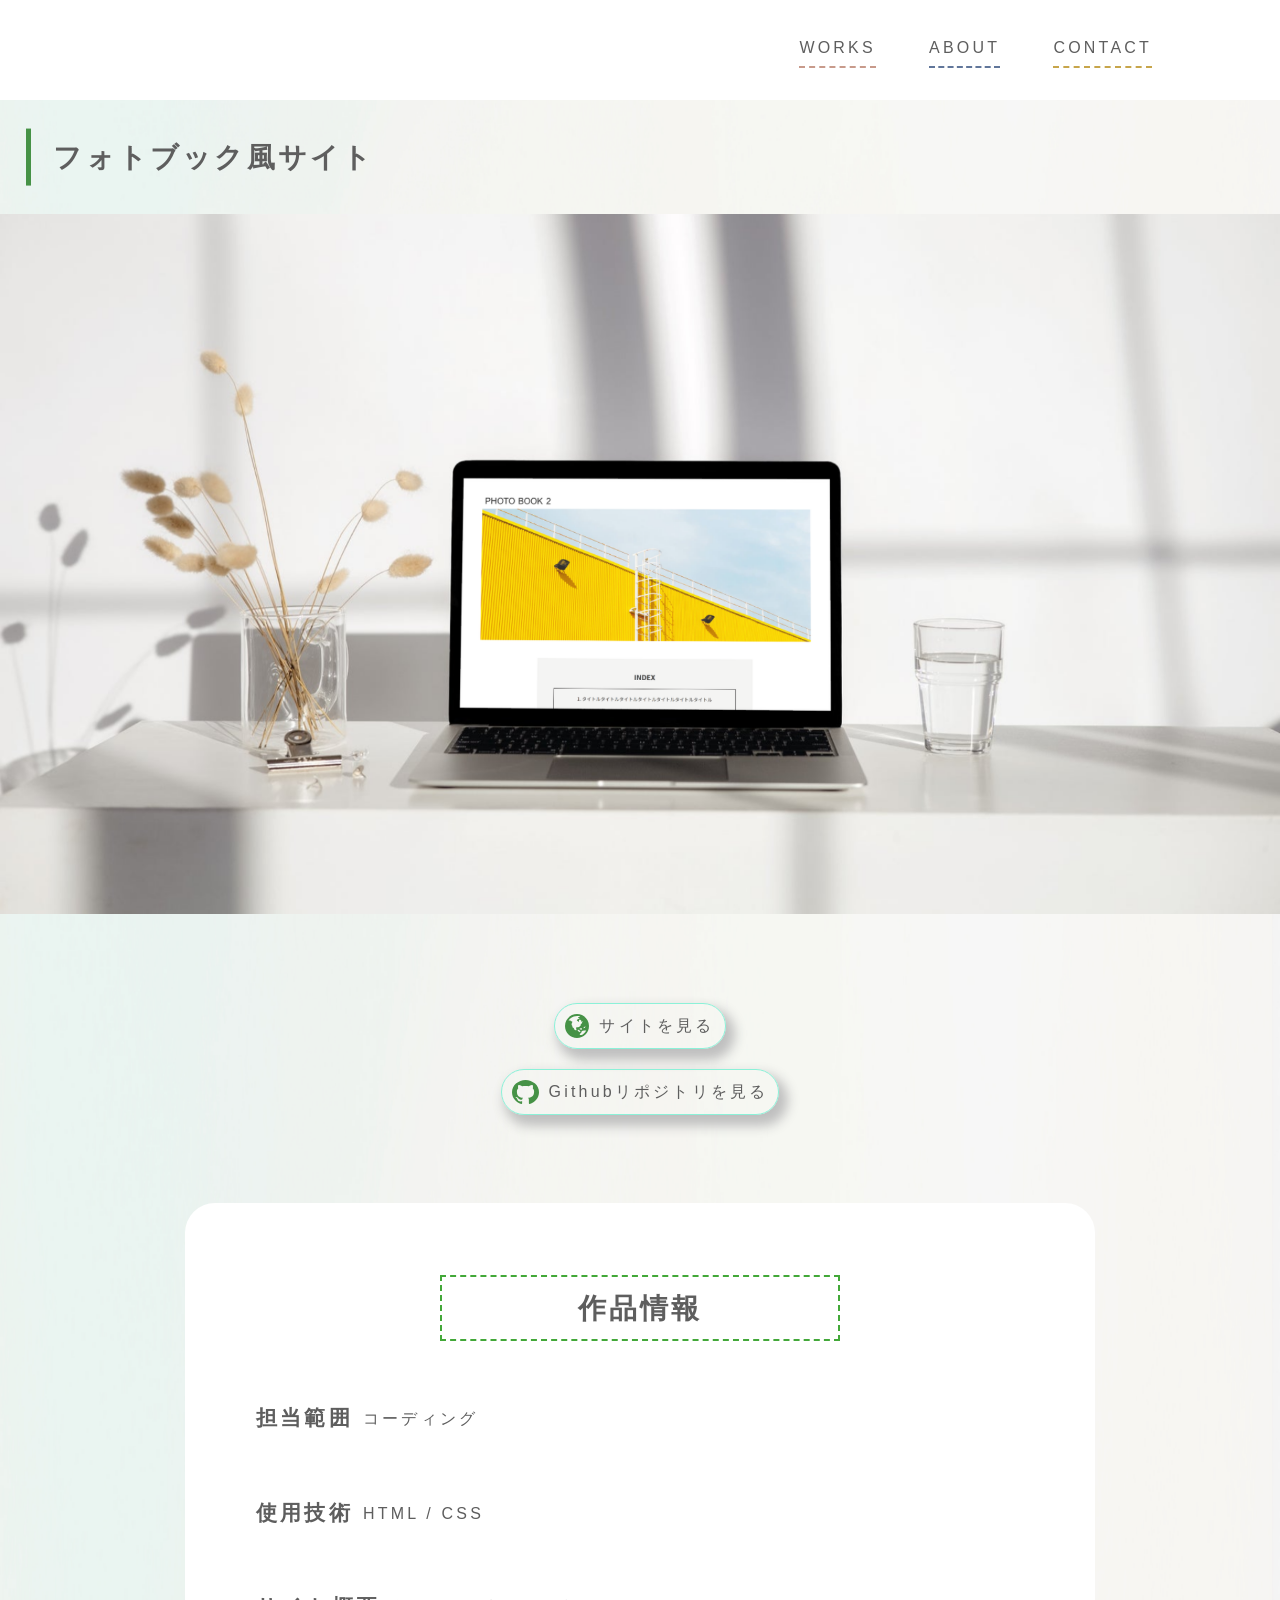
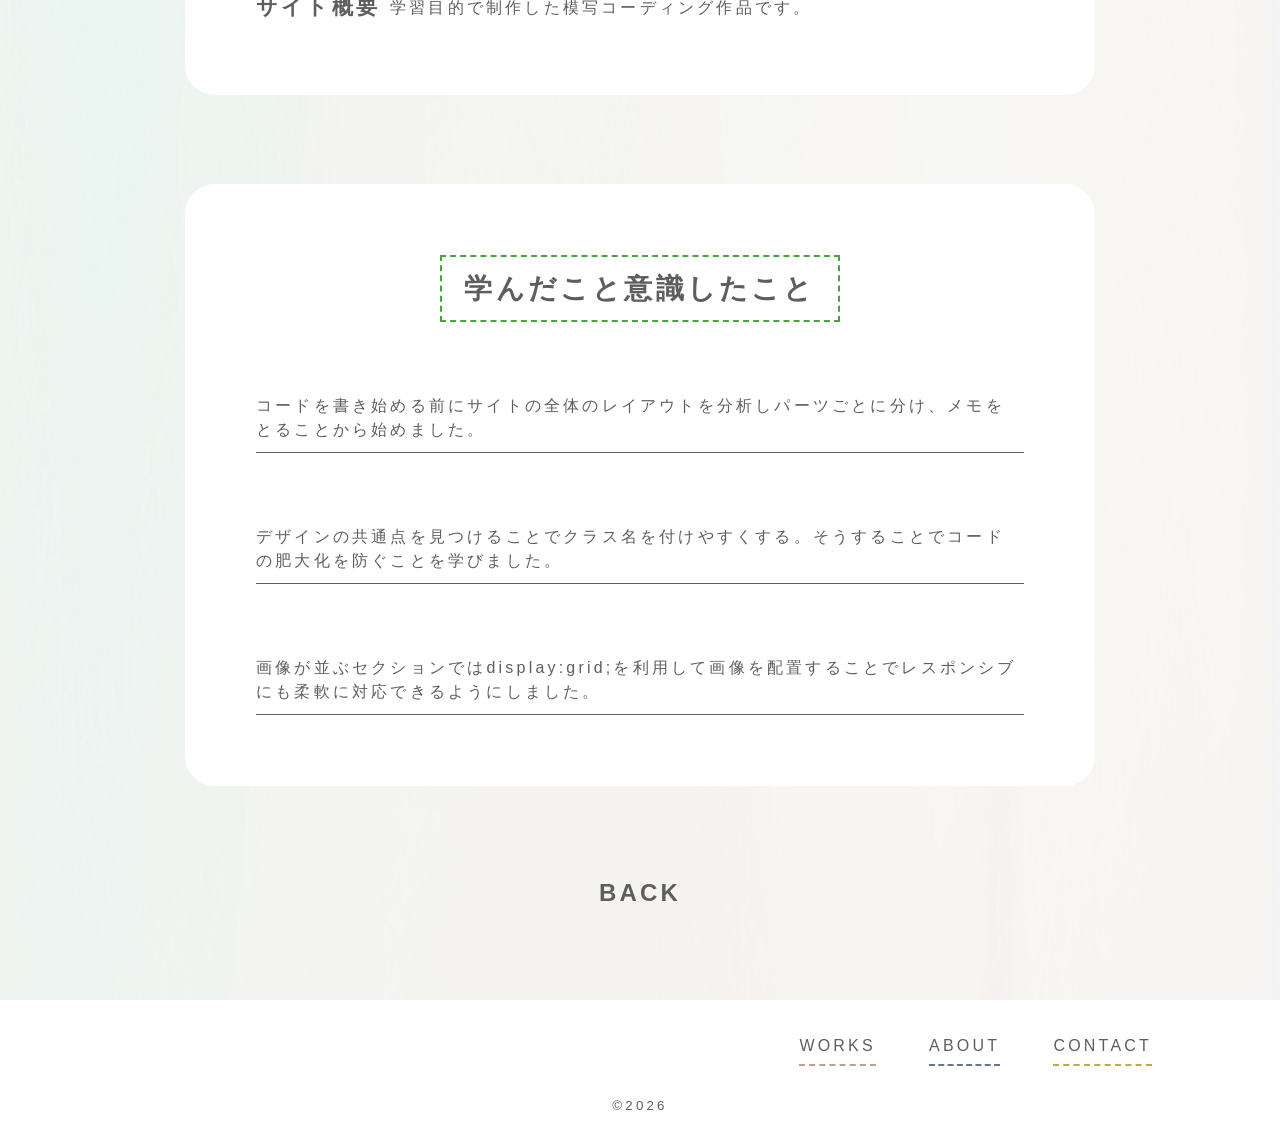
<file: works/work-detail-05.html>
<!DOCTYPE html>
<html lang="ja">
<head>
    <!-- 1. 文字コード指定（一番上に書くのが鉄則） -->  
    <meta charset="UTF-8">
    <!-- 2. レスポンシブ（スマホ表示）の設定（必須！） -->
    <meta name="viewport" content="width=device-width, initial-scale=1.0">
    <!-- 3. ページタイトルと説明文（SEO対策） -->
    <title>PORTFOLIO</title>
    <meta name="description" content="ポートフォリオサイトです。">
    <!-- 4. ファビコン（アイコン）設定 -->
    <link rel="icon" href="../images/favicon.ico">
    
    <!-- Googlefont読み込み -->
    <link rel="preconnect" href="https://fonts.googleapis.com">
    <link rel="preconnect" href="https://fonts.gstatic.com" crossorigin>
    <link href="https://fonts.googleapis.com/css2?family=Noto+Sans+JP:wght@100..900&display=swap" rel="stylesheet">
    <!-- Googlefont読み込み終わり -->

    <!-- リセットcss -->
    <!-- <link rel="stylesheet" href="https://cdnjs.cloudflare.com/ajax/libs/normalize/8.0.1/normalize.min.css"> -->
    <link rel="stylesheet" href="../css/style.css">
</head>

<body class="mockup">
    
    <header class="header">
        <div class="frame-inner">
            <nav class="global-nav">
                <ul class="global-nav__list">
                    <li class="global-nav__item"><a href="../index.html#works" class="global-nav__link global-nav__link--red">WORKS</a></li>
                    <li class="global-nav__item"><a href="../index.html#about" class="global-nav__link global-nav__link--blue">ABOUT</a></li>
                    <li class="global-nav__item"><a href="../index.html#contact" class="global-nav__link global-nav__link--yellow">CONTACT</a></li>
                </ul>
            </nav>
        </div>
    </header>

    <main>
        <div class="works-hero" >
            <h1 class="works-hero__title">フォトブック風サイト</h1>
            <img class="works-hero__image" src="../images/detailー05.png"  alt="">
        </div>

        <div class="works-detail-bg">
            <div class="works-links wrapper">
                <a href="https://sparkseed-web.github.io/mock-photobook-2/" class="works-links__btn">
                    <img src="../images/browser-icon.svg" alt="" class="works-links__icon">
                    <span class="works-links__text">サイトを見る</span>
                </a>
                <a href="https://github.com/sparkseed-web/mock-photobook-2.git" class="works-links__btn">
                    <img src="../images/githuv-icon.svg" alt="" class="works-links__icon">
                    <span class="works-links__text">Githubリポジトリを見る</span>
                </a>
            </div>

            <!-- <div class="sp-views section ">
                <div class="sp-views__item">
                    <img src="../images/sp-views01.jpg" alt="" class="sp-views__img">
                    <span class="sp-views__text">Fast View</span>
                </div>
                <div class="sp-views__item">
                    <img src="../images/sp-views02.jpg" alt="" class="sp-views__img">
                    <span class="sp-views__text">CATEGORY</span>
                </div>
                <div class="sp-views__item">
                    <img src="../images/sp-views03.jpg" alt="" class="sp-views__img">
                    <span class="sp-views__text">CALENDAR</span>
                </div>
                <div class="sp-views__item">
                    <img src="../images/sp-views04.jpg" alt="" class="sp-views__img">
                    <span class="sp-views__text">Footer</span>
                </div>
            </div> -->

                <div class="works-info works-section">
                    <div class="works-detail__wrapper">
                        <h2 class="works__title">   作品情報</h2>

                        <div class="works-wrapper__box">
                            <div class="works-wrapper__inner mockup__inner">
                                <h3 class="works-wrapper__sub-title">担当範囲</h3>
                                <p class="works-wrapper__text">コーディング</p>
                            </div>
                        </div>
                        <div class="works-wrapper__box">
                            <div class="works-wrapper__inner mockup__inner">
                                <h3 class="works-wrapper__sub-title">使用技術</h3>
                                <p class="works-wrapper__text">HTML / CSS  </p>
                            </div>
                        </div>
                        <div class="works-wrapper__box">
                            <div class="works-wrapper__inner mockup__inner">
                                <h3 class="works-wrapper__sub-title">サイト概要</h3>
                                <p class="works-wrapper__text">学習目的で制作した模写コーディング作品です。</p>
                            </div>
                        </div>
                                
                    </div>
                </div>

                <div class="works-points works-section">
                    <div class="works-detail__wrapper">
                        <h2 class="works__title">学んだこと意識したこと</h2>
                        <ul class="works-points__lists">
                            <li class="works-points__item">
                                <h3 class="works-wrapper__sub-title"></h3>
                                <p class="works-points__text">コードを書き始める前にサイトの全体のレイアウトを分析しパーツごとに分け、メモをとることから始めました。</p>
                            </li>
                            <li class="works-points__item">
                                <h3 class="works-wrapper__sub-title"></h3>
                                <p class="works-points__text">デザインの共通点を見つけることでクラス名を付けやすくする。そうすることでコードの肥大化を防ぐことを学びました。</p>
                            </li>
                            <li class="works-points__item">
                                <h3 class="works-wrapper__sub-title"></h3>
                                <p class="works-points__text">画像が並ぶセクションではdisplay:grid;を利用して画像を配置することでレスポンシブにも柔軟に対応できるようにしました。   </p>
                            </li>
                            <!-- <li class="works-points__item">
                                <h3 class="works-wrapper__sub-title"></h3>
                                <p class="works-points__text"></p>
                            </li> -->
                        </ul>
                    </div>
                </div>
            <a href="../index.html#works" class="back-link">BACK</a>
        </div>
        
    </main>

    <footer class="footer works-footer">
        <div class="frame-inner">
            <nav class="global-nav">
                <ul class="global-nav__list">
                    <li class="global-nav__item"><a href="../index.html#wouks" class="global-nav__link global-nav__link--red">WORKS</a></li>
                    <li class="global-nav__item"><a href="../index.html#about" class="global-nav__link global-nav__link--blue">ABOUT</a></li>
                    <li class="global-nav__item"><a href="../index.html#contact" class="global-nav__link global-nav__link--yellow">CONTACT</a></li>
                </ul>
            </nav>
        </div>
        <small>&copy;2026</small>
    </footer>
</body>
</html>
</file>
<file: css/style.css>
@charset "UTF-8";
/* ------------------------------
    基本設定（変数・リセット・共通）
------------------------------ */
/* Josh's Custom CSS Reset
https://www.joshwcomeau.com/css/custom-css-reset/
*/
*, *::before, *::after {
  box-sizing: border-box;
}

*:not(dialog) {
  margin: 0;
}

@media (prefers-reduced-motion: no-preference) {
  html {
    interpolate-size: allow-keywords;
  }
}
body {
  line-height: 1.5;
  letter-spacing: 0.2rem;
  -webkit-font-smoothing: antialiased;
}

img, picture, video, canvas, svg {
  display: block;
  max-width: 100%;
}

input, button, textarea, select {
  font: inherit;
}

p, h1, h2, h3, h4, h5, h6 {
  overflow-wrap: break-word;
}

p {
  text-wrap: pretty;
}

h1, h2, h3, h4, h5, h6 {
  text-wrap: balance;
}

#root, #__next {
  isolation: isolate;
}

html {
  scroll-behavior: smooth; /* ページ全体のスクロールを滑らかにする */
}

img {
  max-width: 100%; /* width: 100% から変更 */
  height: auto;
  vertical-align: bottom; /* 画像下の謎のすき間を消す */
}

a {
  text-decoration: none;
  color: inherit; /* 親要素の文字色を継承させる（青字や紫字になるのを防ぐ） */
}

li {
  list-style: none;
}

:root {
  /* Colors */
  --text-color: #5e5e5e;
  /* fonts */
  --font-family-base: 'Noto+Sans+JP', sans-serif;
}

body {
  color: var(--text-color);
  font-family: var(--font-family-base);
}

.wrapper {
  width: 100%;
  max-width: 1115px;
  margin: 0 auto;
}

/* ==================================================
    トップに戻るボタン
================================================== */
.page-top {
  font-size: clamp(1rem, 2.222vw, 2rem);
  position: fixed;
  right: 6.944vw;
  bottom: 13.888vw;
  writing-mode: vertical-rl; /* ★文字を縦書きにする */
  transform: rotate(180deg); /* ★文字を180度反転・回転させる */
  cursor: pointer;
  z-index: 999;
  /* 初期状態は非表示（スクロールしたら表示させるため） */
  opacity: 0;
  visibility: hidden;
  transition: opacity 0.5s, visibility 0.5s;
}

/* スクロール時にクラスを付与して表示させる */
.page-top.is-active {
  opacity: 1;
  visibility: visible;
}

/* ==================================================
    sections
================================================== */
.section {
  width: 100%;
  max-width: 80vw;
  margin: 0 auto;
  padding: 0 5.555vw;
}
.section__title {
  font-weight: normal;
  width: clamp(180px, 31.25vw, 450px);
  margin: clamp(50px, 6.66vw, 80px) auto;
  font-size: clamp(2rem, 3.33vw, 3rem);
  letter-spacing: 0.08em;
  border: 2px dashed;
  display: flex;
  justify-content: center;
  align-items: center;
}
.section__title--red {
  border-color: #C89A8B;
}
.section__title--blue {
  border-color: #61769A;
}
.section__title--navy {
  border-color: #293C6C;
}
.section__title--yellow {
  border-color: #C7A54A;
}
.section__title--purple {
  border-color: #70138A;
  font-size: 2rem;
  width: 300px;
  height: 65px;
  margin-bottom: clamp(50px, 6.66vw, 60px);
}
.section__subtitle {
  font-size: clamp(15px, 1.38vw, 20px);
}
.section__lead {
  text-align: center;
  margin-bottom: 30px;
}
.section__lead--text {
  font-weight: 500;
  margin-bottom: 12px;
  letter-spacing: 0.13rem;
}
.section__lead--note {
  font-size: 0.75rem;
}
.section__divider {
  display: inline-block;
  width: 100%;
  height: clamp(130px, 20.833vw, 300px);
  margin-top: clamp(80px, 10.416vw, 150px);
}
.section__divider--last {
  height: 100px;
}

/* ==================================================
    read more ボタン
================================================== */
.btn {
  margin-top: 20px;
  margin-left: 20px;
}

.readmore-btn {
  color: #fff;
  background-color: #9F9F9F;
  padding: 10px 3.333vw;
  width: clamp(100px, 13.888vw, 200px);
  border-radius: 100px;
  letter-spacing: 12%;
  text-align: center;
  box-shadow: 0 4px 0 rgb(110, 108, 108);
  transition: 0.3s cubic-bezier(0.45, 0, 0.55, 1);
}
.readmore-btn:hover {
  transform: translateY(4px);
  box-shadow: none;
}
.readmore-btn__works:hover {
  background-color: #C89A8B;
}
.readmore-btn__about:hover {
  background-color: #5572b4;
}

/* ==================================================
    ローディング画面
================================================== */
#loading {
  position: fixed;
  top: 0;
  left: 0;
  width: 100%;
  height: 100%;
  z-index: 9999;
  display: flex;
  flex-direction: column;
  justify-content: center;
  align-items: center;
  background: linear-gradient(120deg, #ece9e6, #ffffff, #f5f7fa);
  transition: opacity 1s ease;
}

.loader-logo {
  font-size: 2rem;
  font-weight: bold;
  color: #333;
  opacity: 0;
  margin-bottom: 20px;
}

/* ライン */
.loader-line {
  width: 210px;
  height: 2px;
  background: #333;
  transform: scaleX(0);
}

/* ==================================================
    header （ヘッダー）
================================================== */
.header {
  height: 100px;
  position: fixed;
  top: 0;
  left: 0;
  right: 0;
  width: 100%;
  z-index: 1000;
  background-color: rgba(255, 255, 255, 0.6862745098);
  display: flex;
  justify-content: end;
  align-items: center;
}

.global-nav {
  display: flex;
  justify-content: flex-end; /* 右寄せにする */
}
.global-nav__list {
  display: flex;
  line-height: 2;
  padding-inline: 10vw;
}
.global-nav__item {
  margin-right: clamp(30px, 4.16vw, 60px);
}
.global-nav__item:nth-last-child(1) {
  margin-right: 0;
}
.global-nav__link {
  display: inline-block;
  padding-bottom: 2px;
  transition: 0.3s cubic-bezier(0.45, 0, 0.55, 1);
}
.global-nav__link--red {
  border-bottom: 2px dashed #C89A8B;
}
.global-nav__link--red:hover {
  border-color: #d4cac6;
}
.global-nav__link--blue {
  border-bottom: 2px dashed #61769A;
}
.global-nav__link--blue:hover {
  border-color: #9b9fa5;
}
.global-nav__link--yellow {
  border-bottom: 2px dashed #C7A54A;
}
.global-nav__link--yellow:hover {
  border-color: #bbb5a6;
}
.global-nav__link:hover {
  color: #b6b6b6;
}

/* ==================================================
    main （メイン）
================================================== */
.fv-container {
  position: relative;
  /* display:fixd;した固定ヘッダーの高さ分だけ上を開けて下に押し下げる */
  margin-top: clamp(100px, 18.75vw, 270px);
}
.fv-container__wrapper {
  display: flex;
  gap: 20px;
  align-items: center;
  justify-content: center;
  margin-bottom: 5.55vw;
}

.fv-description {
  padding: 3.8vw;
  padding-right: clamp(3vw, 3.8vw, 54.72px);
  padding-left: clamp(70px, 5.069vw, 73px);
}
.fv-description__title {
  font-size: clamp(1rem, 2.22vw, 2rem);
  font-weight: normal;
  letter-spacing: 10;
}
.fv-description__en-name {
  font-size: clamp(2rem, 3.33vw, 3rem);
  line-height: 1.3;
  margin: 20px 0;
}
.fv-description__item {
  display: block;
}
.fv-description__inner {
  margin-left: auto;
}
.fv-description__text {
  font-size: clamp(10px, 1.11vw, 1rem);
}

.fv-img-box {
  position: relative;
  width: min(35vw, 500px);
  flex-shrink: 0;
}
.fv-img-box__image {
  width: 100%; /* .fv-img-boxに対する500pxの割合 */
  aspect-ratio: 1/1; /* 縦横比を1:1（正方形）に固定 */
  -o-object-fit: cover;
     object-fit: cover; /* 画像が歪むのを防ぐ */
  box-shadow: 8px 3px 25px 2px rgb(191, 191, 191);
}
.bg-panel::before {
  content: "";
  position: absolute;
  top: -1.388vw;
  right: -1.388vw;
  width: 100%;
  height: 100%;
  background-color: #E8E8E8;
  z-index: -50;
  /* 点線を描くための背景グラデーション（上・右・下・左の4辺分） */
  background-image: linear-gradient(to right, #ccc 50%, transparent 50%), linear-gradient(to bottom, #ccc 50%, transparent 50%), linear-gradient(to right, #ccc 50%, transparent 50%), linear-gradient(to bottom, #ccc 50%, transparent 50%); /* 左 */
  background-position: top, right, bottom, left;
  background-repeat: repeat-x, repeat-y, repeat-x, repeat-y;
  /* ★ここで「点線の長さ」と「線の太さ」を調整します！ */
  /* 形式：[点線の長さ + 間隔] [線の太さ] */
  background-size: 15px 2px, 2px 15px, 15px 2px, 2px 15px; /* 左辺：太さ2px、長さ15px周期 */
}

.scroll-down {
  width: 9.72vw; /* 全体のサイズ */
  height: 9.72vw;
  margin-inline: auto;
  display: flex;
  justify-content: center;
  align-items: center;
  /* 1. 円形テキストの回転アニメーション */
}
.scroll-down__circle {
  width: 100%;
  height: 100%;
  animation: rotateCircle 12s linear infinite; /* 12秒で1周回転 */
}
.scroll-down__circle text {
  fill: #333333; /* 文字の色（白） */
  font-size: 0.54rem; /* 文字の大きさ */
  font-family: serif; /* フォント（明朝系・セリフ体） */
  letter-spacing: 2px; /* 文字間隔 */
}
.scroll-down {
  /* 2. 中央の矢印ライン */
}
.scroll-down__arrow {
  position: absolute;
  width: 1px;
  height: 2.083vw;
  background-color: #333333;
  /* 矢印の先端（下側のくの字） */
}
.scroll-down__arrow::after {
  content: "";
  position: absolute;
  bottom: 0;
  left: -3px;
  width: 6px;
  height: 6px;
  border-bottom: 1px solid #333333;
  border-right: 1px solid #333333;
  transform: rotate(45deg);
}

/* 回転キーフレーム */
@keyframes rotateCircle {
  0% {
    transform: rotate(0deg);
  }
  100% {
    transform: rotate(360deg);
  }
}
/* ------------------------------
    works-section
------------------------------ */
.works-wrapper {
  max-width: clamp(350px, 63.19vw, 910px);
  margin: 0 auto;
  display: flex;
  flex-direction: column;
  gap: 120px;
}

.works-box {
  display: flex;
  position: relative;
}
.works-box::before {
  top: 2.777vw;
  right: -4.861vw;
}
.works-box__img {
  width: 100%;
  height: 100%;
  -o-object-fit: cover;
     object-fit: cover;
}
.works-box__img, .works-box__inner {
  box-shadow: 6px 8px 12px 3px rgb(191, 191, 191);
}
.works-box__title {
  letter-spacing: 8%;
}
.works-box__inner {
  width: 50%;
  padding: 4.86vw;
  display: flex;
  flex-direction: column;
  gap: 20px;
  background-color: #fff;
  justify-content: center;
}
.works-box__card {
  display: inline-block;
  font-size: 0.75rem;
  margin-right: clamp(7px, 0.694vw, 10px);
  padding: 5px 10px;
  margin-top: 5px;
  border-radius: 5px;
  letter-spacing: 0.1%;
  background-color: rgba(223, 222, 222, 0.4509803922);
}

.work-card__image {
  width: 50%;
}

.panel-text {
  color: #9F9F9F;
  font-size: 1.5rem;
  text-align: center;
  font-weight: bold;
  position: absolute;
  top: 50%;
  transform: translateY(-50%) rotate(90deg);
  letter-spacing: 15%;
}
.panel-text--original {
  right: clamp(-110px, -7.43vw, -107px);
}
.panel-text--mockup {
  right: -100px;
}

/* ------------------------------
    about-section
------------------------------ */
.about-section__img-box {
  width: clamp(80px, 13.888vw, 150px);
}
.about-section__img-box .jp-name {
  text-align: center;
}
.about-section__box {
  width: 80%;
  display: flex;
  width: -moz-fit-content;
  width: fit-content;
  flex-direction: column;
  gap: 2.7777vw;
}
.about-section__text {
  font-size: clamp(1rem, 1.333vw, 1.2rem);
  line-height: 2;
  padding-inline: 1vw;
}
.about-section__image {
  margin-bottom: 10px;
}

.about-wrapper {
  margin-inline: auto;
  display: flex;
  gap: 6.944vw;
  align-items: center;
  justify-content: center;
}
.about-wrapper__title {
  color: #757575;
  display: inline-block;
  background-color: #DFFFFC;
  padding: 5px 20px;
  margin-bottom: 20px;
}
.about-wrapper__text {
  line-height: 2.84;
}

/* ------------------------------
    skill-section
------------------------------ */
.skill-wrapper {
  display: grid;
  grid-template-columns: repeat(4, 1fr);
  gap: 4.861vw;
  justify-content: center;
}
.skill-wrapper__box {
  width: clamp(200px, 18.055vw, 260px);
  aspect-ratio: 1/1; /*アスペクト比を1:1（正方形）に指定（ 自動で縦も200pxの正方形に ） */
  border-radius: 15px;
  background-image: url(../images/skill-card.jpg);
  display: flex;
  flex-direction: column;
  align-items: center;
  justify-content: center;
  padding: 2.083vw;
  box-shadow: 6px 8px 12px 3px rgb(191, 191, 191);
}
.skill-wrapper__inner {
  display: flex;
  flex-direction: column;
  align-items: center;
}
.skill-wrapper__box, .skill-wrapper__inner {
  gap: clamp(15px, 2.083vw, 30px);
}

.icon-box {
  width: clamp(50px, 4vw, 60px);
  height: clamp(50px, 4vw, 60px);
  gap: 2.083vw;
  display: flex;
  justify-content: center;
}

/* ------------------------------
    contact-section
------------------------------ */
.contact-wrapper {
  max-width: 700px;
  margin: auto;
}

.form {
  display: flex;
  flex-direction: column;
  gap: 30px;
  width: 100%;
  margin-left: auto; /*  フォーム自体を中央に寄せる */
  margin-right: auto; /*  フォーム自体を中央に寄せる */
}
.form__item {
  display: flex;
  flex-direction: column;
  gap: 5px;
}
.form__label {
  text-align: left;
  font-size: 0.875rem;
}
.form .badge {
  color: red;
  margin-left: 10px;
  font-size: 0.75rem;
}
.form__input, .form__textarea {
  background-color: #ebe8e8;
  border: none;
  padding: 15px;
}
.form__textarea {
  height: 250px;
  resize: vertical;
}
.form__checkbox, .form__agree, .form__button {
  cursor: pointer;
}
.form__checkbox {
  transform: scale(1.5);
}
.form__agree {
  display: flex;
  justify-content: center;
  gap: 10px;
}
.form__button {
  padding: 20px 40px;
  background-color: #F4EDDE;
  border: none;
  width: -moz-fit-content;
  width: fit-content;
  margin: 0 auto;
  box-shadow: 0 4px 0 rgb(235, 215, 197);
  transition: 0.3s cubic-bezier(0.45, 0, 0.55, 1);
}
.form__button:hover {
  transform: translateY(4px);
  background-color: #e0c579;
  box-shadow: none;
}

/* ------------------------------
    gallery-section
------------------------------ */
.gallery-section__title {
  margin: clamp(50px, 6.66vw, 80px) auto;
}
.gallery-section__wrapper {
  width: 100%;
  padding: 0 10px;
  margin: 0 10px;
}
.gallery-section__wrapper img {
  height: 216px;
  width: 100%;
  -o-object-fit: cover;
     object-fit: cover; /* ★画像を引き伸ばさず中央で切り抜く */
}

/* 2. 画像と画像の間に余白をつくる */
.slick-slide {
  margin: 0 10px; /* ★左右に10pxずつ（合計20px）の余白を作る */
}

/* ==================================================
    footer(フッター)
================================================== */
.footer {
  padding-top: 30px;
}
.footer .frame-inner {
  justify-content: center;
}

.footer .global-nav__list {
  margin-bottom: 30px;
}

small {
  margin-bottom: 10px;
  display: block;
  text-align: center;
}

/* ANCHOR: Work Detail Page (詳細ページ専用スタイル) */
/* ==========================================
    Work Detail Page（詳細ページ専用スタイル）
========================================== */
.works-detail-bg {
  background-image: url(../images/works-detail-bg02.jpg);
  background-repeat: no-repeat; /* 繰り返さない */
  background-size: cover; /* 縦横比を保ったまま要素いっぱいに拡大 */
  background-position: center; /* 中央を基準に配置 */
  padding-bottom: clamp(50px, 6.944vw, 100px);
}

.works-detail__wrapper {
  width: 90%;
  max-width: 910px;
  margin: 0 auto;
  display: flex;
  flex-direction: column;
  gap: 4.861vw;
  margin-bottom: clamp(80px, 6.944vw, 100px);
  padding: 5.555vw;
  border-radius: 30px;
  background-color: #fff;
}
.works-detail__inner {
  display: flex;
  flex-direction: column;
  gap: clamp(30px, 2.777vw, 40px);
}

.works-hero__title {
  font-size: clamp(1.2rem, 2.222vw, 2rem);
  margin-top: 100px;
  padding: 2.777vw 4.166vw;
  position: relative; /* 疑似要素の位置の基準にする */
  background-image: url(../images/detail-title.jpg);
  background-repeat: no-repeat; /* 繰り返さない */
  background-size: cover; /* 縦横比を保ったまま要素いっぱいに拡大 */
  background-position: center; /* 中央を基準に配置 */
}
.works-hero__title::before {
  content: "";
  position: absolute;
  left: 2%;
  top: 50%;
  transform: translateY(-50%); /* 縦方向の中央揃え */
  width: 0.416vw;
  height: 50%;
  background-color: #469246;
}
.works-hero {
  font-weight: normal;
  letter-spacing: 0.2rem;
}
.works-hero__image {
  width: 100%;
  height: calc(100vh - 200px);
  -o-object-fit: cover;
     object-fit: cover;
  -o-object-position: center 80%;
     object-position: center 80%;
}

.works-links {
  display: flex;
  flex-direction: column;
  gap: 20px;
  align-items: center;
  padding-top: clamp(50px, 6.944vw, 100px);
  margin-bottom: clamp(50px, 6.944vw, 100px);
}
.works-links__btn {
  border-radius: 50px;
  padding: 10px;
  border: 1px solid #8BF1D8;
  box-shadow: 6px 8px 12px 3px rgb(191, 191, 191);
  display: flex;
  gap: 10px;
  transition: 0.3s cubic-bezier(0.45, 0, 0.55, 1);
}
.works-links__btn:hover {
  transform: translateY(-4px); /* 上に4px浮かせる */
  box-shadow: 0 8px 20px rgba(0, 0, 0, 0.12); /* 影を広げて濃くする */
}

.sp-views {
  display: grid;
  grid-template-columns: repeat(4, 1fr);
  gap: 50px;
  margin-bottom: clamp(50px, 7.638vw, 110px);
}
.sp-views__item {
  display: flex;
  flex-direction: column;
  gap: 10px;
  align-items: center;
}
.sp-views__img {
  border-radius: 12%;
}

.works__title {
  width: clamp(180px, 31.25vw, 550px);
  margin: 0 auto;
  display: inline;
  font-size: clamp(1.3rem, 2.222vw, 2rem);
  padding: 10px;
  text-align: center;
  border: 2px dashed #42a838;
}

.works-wrapper__inner {
  display: flex;
  flex-direction: column;
  gap: 10px;
}
.works-wrapper__sub-title {
  font-size: clamp(1rem, 1.666vw, 1.5rem);
  font-weight: bold;
}
.works-wrapper__sub-title--accent {
  padding-left: 10px;
  margin-bottom: 1.5rem;
  border-left: 4px solid #42a838; /* 左側に太線を入れると見やすい */
}
.works-wrapper__item-title {
  font-size: clamp(0.9rem, 1.666vw, 1.2rem);
}

.works-points__lists {
  display: flex;
  flex-direction: column;
  gap: clamp(30px, 4.861vw, 70px);
  padding: 0;
}
.works-points__item {
  display: flex;
  flex-direction: column;
  gap: 10px;
}
.works-points__text {
  padding-bottom: 10px;
  border-bottom: 1px solid;
}

.back-link {
  display: block;
  text-align: center;
  font-weight: bold;
  font-size: 1.5rem;
  transition: 0.3s cubic-bezier(0.45, 0, 0.55, 1);
}
.back-link:hover {
  color: #918f8f;
}

/* ANCHOR: about Detail Page (詳細ページ専用スタイル) */
/* ==========================================
    about Detail Page（詳細ページ専用スタイル）
========================================== */
.about-detail .section__divider {
  margin-top: 0;
}

/* ==========================================
    mockup Page（模写サイト詳細ページ専用スタイル）
========================================== */
.mockup__inner {
  flex-direction: row;
  align-items: center;
}

@media (max-width: 900px) {
  .skill-wrapper {
    grid-template-columns: repeat(2, 1fr);
  }
}
@media (max-width: 768px) {
  p {
    font-size: 0.8rem;
  }
  .btn {
    text-align: center;
  }
  .fv-description {
    width: 100%;
    padding-top: 30px;
  }
  .fv-description__en-name {
    margin: 0;
  }
  .fv-container__wrapper, .skill-wrapper, .works-box {
    display: flex;
    flex-direction: column;
    align-items: center; /* 中央寄せ */
  }
  .fv-img-box {
    align-self: center;
    margin-top: -100px;
    transform: translateX(12vw);
  }
  .scroll-down__arrow {
    width: 0.5px;
  }
  .section {
    padding: 0;
  }
  .works-box {
    width: 100%;
    max-width: 90%;
  }
  .work-card__image, .works-box__inner {
    width: 100%;
    align-items: center;
    text-align: center;
  }
  .about-wrapper {
    flex-direction: column;
  }
  .about-section__text {
    padding-inline: 40px;
  }
  .sp-views {
    grid-template-columns: repeat(2, 1fr);
  }
  .footer .global-nav {
    display: flex;
    justify-content: center;
  }
}
@media (max-width: 480px) {
  .fv-img-box {
    transform: translateX(13vw);
  }
  .fv-description__en-name {
    line-height: 1.1;
  }
}/*# sourceMappingURL=style.css.map */
</file>
